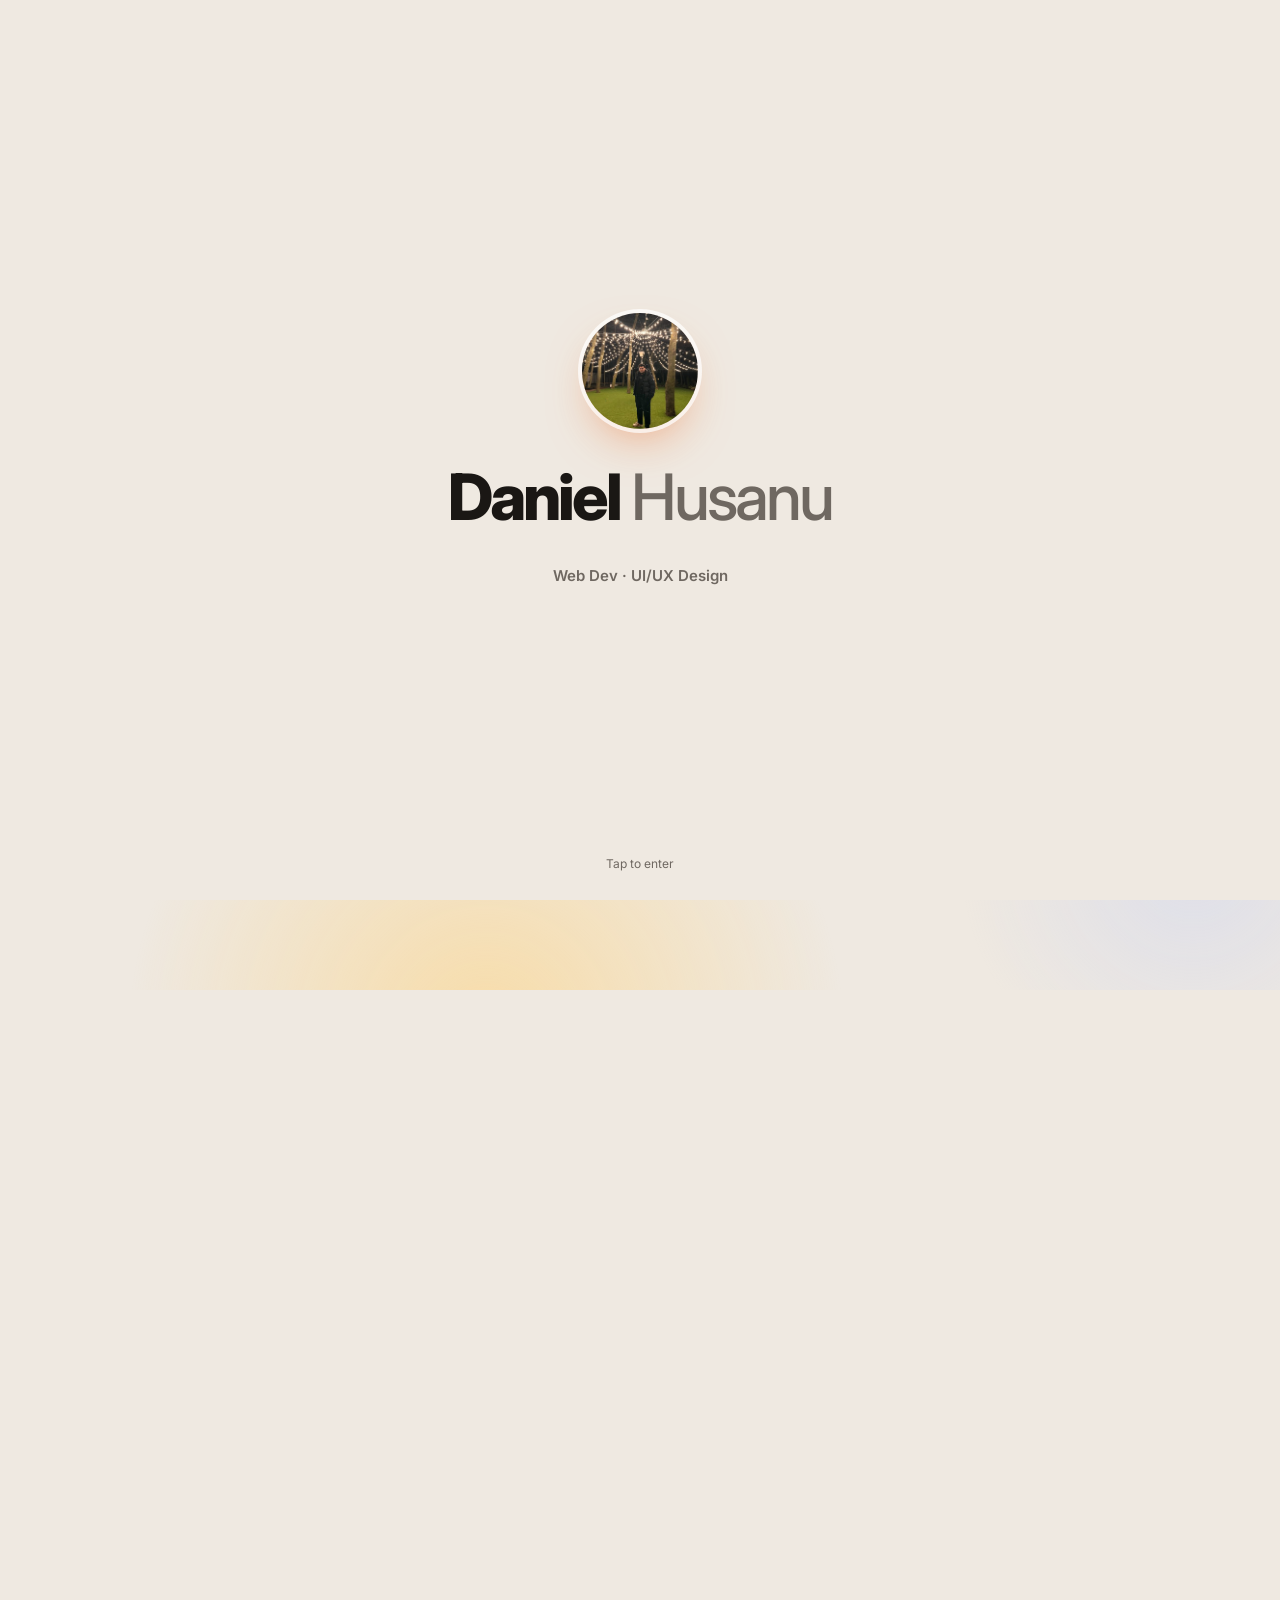
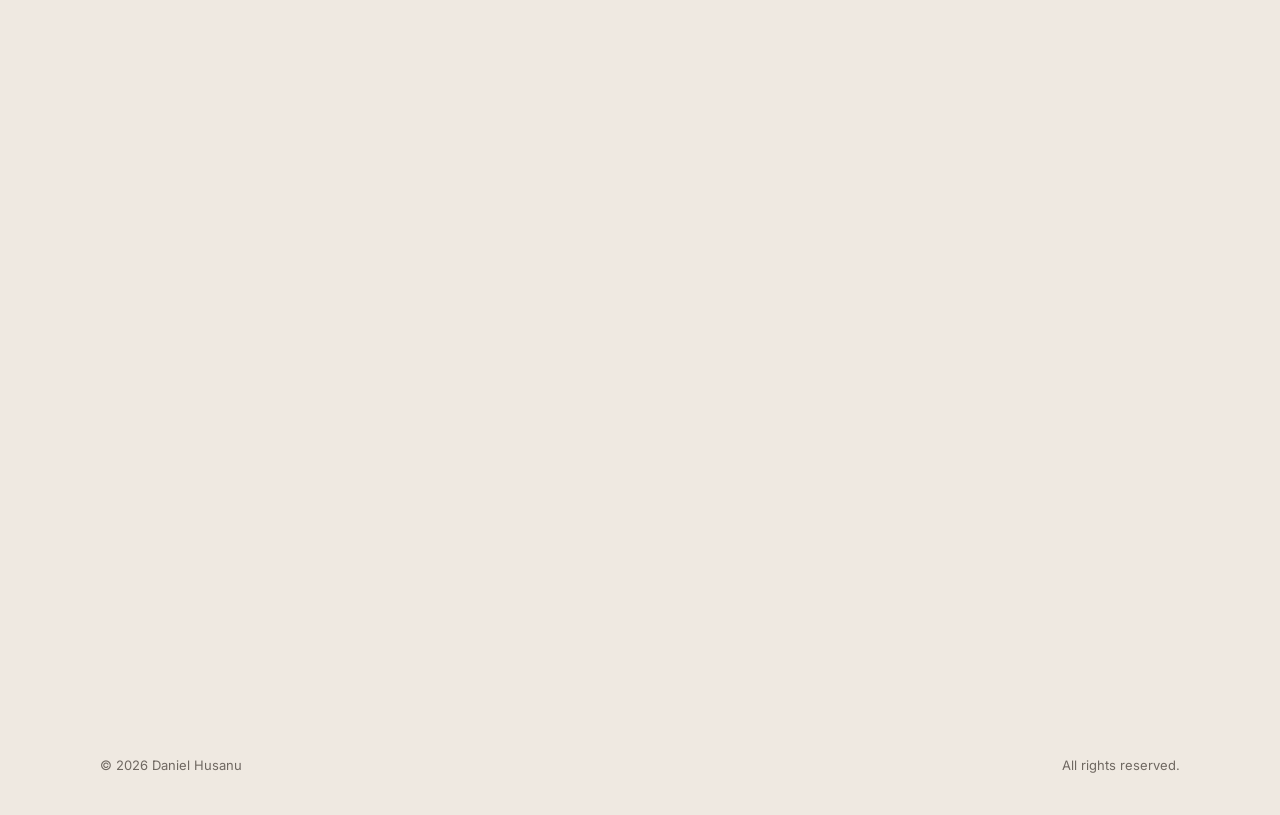
<file: index.html>
<!doctype html>
<html lang="ro">
<head>
<meta charset="utf-8">
<meta name="viewport" content="width=device-width, initial-scale=1, viewport-fit=cover">
<meta name="theme-color" content="#efe9e1">
<title>Daniel Husanu – Web Dev · UI/UX Design</title>
<meta name="description" content="Husanu Daniel (Daniel Husanu): CV și portofoliu. Web development, UI/UX design, experiență în certificare digitală și operațiuni. Proiecte, parcurs și date de contact.">
<link rel="canonical" href="https://husanudaniel.ro/">
<link rel="alternate" hreflang="ro" href="https://husanudaniel.ro/">
<link rel="alternate" hreflang="en" href="https://husanudaniel.ro/?lang=en">
<link rel="alternate" hreflang="x-default" href="https://husanudaniel.ro/">
<link rel="icon" type="image/png" href="assets/favicon.png">
<link rel="apple-touch-icon" href="assets/apple-touch-icon.png">

<!-- Link previews (WhatsApp, LinkedIn, Facebook, iMessage, X) -->
<meta property="og:type" content="profile">
<meta property="og:site_name" content="Daniel Husanu">
<meta property="og:locale" content="ro_RO">
<meta property="og:locale:alternate" content="en_US">
<meta property="og:url" content="https://husanudaniel.ro/">
<meta property="og:title" content="Daniel Husanu – Web Dev · UI/UX Design">
<meta property="og:description" content="Husanu Daniel – CV, proiecte și parcurs profesional. Web development, UI/UX design, certificare digitală.">
<meta property="og:image" content="https://husanudaniel.ro/assets/og-image.jpg">
<meta property="og:image:width" content="1200">
<meta property="og:image:height" content="630">
<meta property="og:image:alt" content="Daniel Husanu – Web Dev · UI/UX Design">
<meta property="profile:first_name" content="Daniel">
<meta property="profile:last_name" content="Husanu">
<meta name="twitter:card" content="summary_large_image">
<meta name="twitter:title" content="Daniel Husanu – Web Dev · UI/UX Design">
<meta name="twitter:description" content="CV, proiecte și parcurs profesional.">
<meta name="twitter:image" content="https://husanudaniel.ro/assets/og-image.jpg">

<!-- Structured data for Google -->
<script type="application/ld+json">
{
  "@context": "https://schema.org",
  "@type": "ProfilePage",
  "url": "https://husanudaniel.ro/",
  "inLanguage": ["ro", "en"],
  "mainEntity": {
    "@type": "Person",
    "@id": "https://husanudaniel.ro/#daniel",
    "name": "Daniel Husanu",
    "alternateName": ["Husanu Daniel"],
    "givenName": "Daniel",
    "familyName": "Husanu",
    "jobTitle": "Web Developer · UI/UX Designer",
    "description": "Web developer și student la Informatică Managerială, cu experiență în certificare digitală, operațiuni și relația cu clienții.",
    "url": "https://husanudaniel.ro/",
    "image": "https://husanudaniel.ro/assets/og-image.jpg",
    "address": { "@type": "PostalAddress", "addressLocality": "București", "addressCountry": "RO" },
    "worksFor": { "@type": "Organization", "name": "AlfaTrust Certification – Alfasign", "url": "https://alfasign.ro" },
    "alumniOf": { "@type": "CollegeOrUniversity", "name": "Universitatea Româno-Americană", "url": "https://www.rau.ro" },
    "knowsAbout": ["Web development", "UI/UX design", "HTML & CSS", "JavaScript", "Certificate digitale calificate", "Semnătură electronică calificată", "eIDAS"],
    "knowsLanguage": ["ro", "en"],
    "sameAs": ["https://www.instagram.com/danielhusanuu"]
  }
}
</script>
<link rel="preconnect" href="https://fonts.googleapis.com"><link rel="preconnect" href="https://fonts.gstatic.com" crossorigin>
<link href="https://fonts.googleapis.com/css2?family=Inter:wght@400;500;600;700;800&display=swap" rel="stylesheet">
<script>(function(){var t=null;try{t=localStorage.getItem("theme")}catch(e){}if(t!=="light"&&t!=="dark")t=matchMedia("(prefers-color-scheme: dark)").matches?"dark":"light";document.documentElement.setAttribute("data-theme",t)})()</script>
<link rel="stylesheet" href="site/glass.css">
<link rel="stylesheet" href="site/wow.css">
<link rel="stylesheet" href="site/more.css">
<style>
/* 12-column desktop, 6-column phone: every row is made of tiles of equal height */
.grid { display: grid; grid-template-columns: repeat(12, 1fr); gap: 14px; }
.profile { grid-column: span 6; display: flex; flex-direction: column; justify-content: center; }
.photo { grid-column: span 3; }
.now { grid-column: span 3; justify-content: space-between; }
.num { grid-column: span 2; display: flex; flex-direction: column; justify-content: space-between; min-height: 150px; }
.soc { grid-column: span 3; min-height: 150px; }
.xp { grid-column: span 12; }
.xp ol { columns: 2; column-gap: 28px; }
.xp > ol > li { break-inside: avoid; }
.contact { grid-column: span 12; }
.contact .rows { grid-template-columns: 1fr; }

/* ---------- Despre / Competențe: one tile, two swipeable pages ---------- */
.swipe { grid-column: span 12; padding: 18px 0 20px; contain: none; }
.sw-head { display: flex; align-items: center; justify-content: space-between; gap: 12px; padding: 0 22px 14px; }
.seg { position: relative; display: grid; grid-template-columns: 1fr 1fr; padding: 4px; border-radius: 999px; min-width: 250px;
  background: rgba(255, 255, 255, .4); box-shadow: inset 0 1px 2px rgba(70, 40, 15, .12), inset 0 0 0 1px rgba(255, 255, 255, .5); }
.seg button { position: relative; z-index: 1; height: 38px; border: 0; background: none; cursor: pointer; font: 600 14px "Inter", sans-serif; color: var(--muted); transition: color .3s; }
.seg button.on { color: var(--text); }
.seg .ind { will-change: transform; position: absolute; z-index: 0; top: 4px; bottom: 4px; left: 4px; width: calc(50% - 4px); border-radius: 999px;
  background: rgba(255, 255, 255, .9); box-shadow: inset 0 1px 0 #fff, 0 4px 14px -6px rgba(70, 40, 15, .4); transform: translateX(calc(var(--p, 0) * 100%)); }
.sw-hint { font-size: 12.5px; color: var(--muted); display: flex; align-items: center; gap: 6px; }
.sw-hint svg { width: 16px; height: 16px; animation: nudge 2.4s var(--ease) infinite; }
@keyframes nudge { 0%, 60%, 100% { transform: none; } 30% { transform: translateX(5px); } }
.sw-track { display: flex; overflow-x: auto; overflow-y: hidden; scroll-snap-type: x mandatory; touch-action: pan-x pan-y; scrollbar-width: none; overscroll-behavior-x: contain; align-items: flex-start; transition: height .4s var(--out); -webkit-overflow-scrolling: touch; }
.sw-track::-webkit-scrollbar { display: none; }
.sw-page { flex: 0 0 100%; scroll-snap-align: start; scroll-snap-stop: always; padding: 0 22px; min-width: 0; }
.sw-page.about p { margin: 0 0 12px; color: var(--muted); }
.sw-page.about p:first-child { color: var(--text); font-size: 21px; line-height: 1.35; letter-spacing: -.015em; font-weight: 600; column-span: all; }
.sw-page.skills .grps { display: grid; grid-template-columns: repeat(3, 1fr); gap: 18px; }
.sw-page.skills h5 { margin: 0 0 8px; font-size: 13px; color: var(--muted); font-weight: 600; }
.sw-dots { display: flex; justify-content: center; gap: 6px; margin-top: 16px; }
.sw-dots i { width: 7px; height: 7px; border-radius: 9px; background: rgba(26, 23, 20, .18); transition: width .4s var(--ease), background .3s; }
.sw-dots i.on { width: 22px; background: var(--accent); }
@media (min-width: 901px) { .sw-page.about .txt { columns: 2; column-gap: 32px; } }

/* ---------- Projects: 3D coverflow ---------- */
.cf { grid-column: span 12; padding: 22px 0 18px; overflow: hidden; }
.cf-head { display: flex; align-items: center; justify-content: space-between; padding: 0 22px; }
.cf-head .label { margin: 0; }
.cf-ctrl { display: flex; align-items: center; gap: 8px; }
.cf-ctrl .count { font-size: 13px; font-weight: 600; color: var(--muted); font-variant-numeric: tabular-nums; margin-right: 4px; }
.cf-ctrl .count b { color: var(--text); }
.cf-ctrl .btn { width: 40px; padding: 0; }
.cf-stage { position: relative; perspective: 1400px; contain: layout; margin-top: 14px; touch-action: pan-y; user-select: none; -webkit-user-select: none; cursor: grab; transition: height .4s var(--ease); }
.cf-stage:active { cursor: grabbing; }
.cf-card { position: absolute; top: 0; left: 50%; width: min(76vw, 460px); margin-left: calc(min(76vw, 460px) / -2);
  will-change: transform, opacity; backface-visibility: hidden; transition: transform .55s var(--out), opacity .4s var(--out); }
.cf-stage.dragging .cf-card { transition: none; }
.cf-card .proj { background: linear-gradient(140deg, rgba(255, 255, 255, .94), rgba(255, 255, 255, .8)); }
[data-theme="dark"] .cf-card .proj { background: linear-gradient(140deg, rgba(44, 38, 33, .97), rgba(32, 28, 24, .95)); }
[data-theme="dark"] .seg { background: rgba(255, 255, 255, .06); box-shadow: inset 0 1px 2px rgba(0, 0, 0, .4), inset 0 0 0 1px rgba(255, 255, 255, .06); }
[data-theme="dark"] .seg .ind { background: rgba(255, 255, 255, .16); box-shadow: inset 0 1px 0 rgba(255, 255, 255, .2); }
[data-theme="dark"] .sw-dots i, [data-theme="dark"] .cf-dots button { background: rgba(255, 255, 255, .2); }
[data-theme="dark"] .sw-dots i.on, [data-theme="dark"] .cf-dots button.on { background: var(--accent); }
.cf-card.side .proj { box-shadow: var(--glass-shadow); }
.cf-card .proj { cursor: pointer; }
.cf-card.center .proj { box-shadow: var(--glass-shadow), 0 30px 60px -28px rgba(70, 40, 15, .55); }
.cf-card .tap { position: absolute; left: 50%; bottom: -34px; transform: translateX(-50%); font-size: 12.5px; color: var(--muted); white-space: nowrap; opacity: 0; transition: opacity .3s; }
.cf-card.center .tap { opacity: 1; }
.cf-dots { display: flex; justify-content: center; gap: 6px; margin-top: 46px; }
.cf-dots button { width: 8px; height: 8px; padding: 0; border: 0; border-radius: 9px; cursor: pointer; background: rgba(26, 23, 20, .18); transition: width .4s var(--ease), background .3s; }
.cf-dots button.on { width: 26px; background: var(--accent); }

@media (max-width: 900px) {
  .grid { grid-template-columns: repeat(6, 1fr); gap: 10px; }
  .profile { grid-column: span 6; }
  .photo { grid-column: span 3; min-height: 230px; }
  .now { grid-column: span 3; }
  .num { grid-column: span 2; min-height: 118px; padding: 16px; }
  .num strong { font-size: 38px; }
  .num span { font-size: 12px; }
  .soc { grid-column: span 3; min-height: 118px; padding: 16px; }
  .swipe, .cf, .xp, .contact { grid-column: span 6; }
  .xp ol { columns: 1; }
  .contact .rows { grid-template-columns: 1fr; }
  .t { padding: 18px; } :root { --r: 26px; }
  .now h3 { font-size: 16px; }
  .swipe { padding: 16px 0 18px; }
  .sw-head { padding: 0 18px 12px; } .sw-page { padding: 0 18px; }
  .seg { min-width: 0; flex: 1; }
  .sw-hint { display: none; }
  .sw-page.skills .grps { grid-template-columns: 1fr; gap: 14px; }
  .sw-page.about p:first-child { font-size: 19px; }
  .cf-head { padding: 0 18px; }
  .cf-card { width: 74vw; margin-left: -37vw; }
}
@media (prefers-reduced-motion: reduce) { .cf-card, .sw-track { transition: none !important; } }
</style>
</head>
<body>
<div class="wrap" id="root">
  <noscript>
    <h1>Daniel Husanu</h1>
    <p>Husanu Daniel – Web Dev · UI/UX Design – web developer și student la Informatică Managerială, cu experiență în certificare digitală, operațiuni și relația cu clienții. București, România.</p>
    <p><a href="assets/cv/Daniel-Husanu-CV-RO.pdf">CV (PDF, română)</a> · <a href="assets/cv/Daniel-Husanu-CV-EN.pdf">CV (PDF, English)</a> · <a href="https://www.instagram.com/danielhusanuu">Instagram</a></p>
  </noscript>
</div>
<script src="site/shared.js"></script>
<script src="site/glass.js"></script>
<script src="site/wow.js"></script>
<script src="site/more.js"></script>
<script>
(function () {
  var C = CV, G = GLASS, I = C.I, e = C.esc, L = G.L, root = document.getElementById("root");
  var base, en, ac = null, lang;

  // Romanian unless the visitor clearly isn't in/from Romania; a choice made with the button wins (?lang= too)
  function pickLang() {
    var q = (location.search.match(/[?&]lang=(ro|en)\b/) || [])[1]; if (q) return q;
    var s = null; try { s = localStorage.getItem("lang"); } catch (err) {}
    if (s === "ro" || s === "en") return s;
    var tz = ""; try { tz = Intl.DateTimeFormat().resolvedOptions().timeZone || ""; } catch (err) {}
    var langs = navigator.languages && navigator.languages.length ? navigator.languages : [navigator.language || ""];
    return /^Europe\/(Bucharest|Chisinau)$/.test(tz) || [].some.call(langs, function (l) { return /^ro\b/i.test(l); }) ? "ro" : "en";
  }

  function render(l) {
    lang = l; G.setLang(l);
    if (ac) ac.abort();
    ac = new AbortController();
    var sig = ac.signal, c = C.visible(l === "en" ? C.merge(base, en) : base);
    var t = G.tiles(c), projects = C.list(c.projects);
    t.cvUrl = "assets/cv/Daniel-Husanu-CV-" + l.toUpperCase() + ".pdf";

    var swipe = '<section class="glass swipe" id="despre" data-in>' +
      '<div class="sw-head"><div class="seg" id="seg"><button class="on" data-pg="0">' + L("about") + '</button><button data-pg="1">' + L("skills") + '</button><span class="ind"></span></div>' +
      '<span class="sw-hint">' + L("swipe") + ' ' + I.right + '</span></div>' +
      '<div class="sw-track" id="swTrack">' +
        '<div class="sw-page about"><div class="txt">' + C.paragraphs(c.about) + '</div></div>' +
        '<div class="sw-page skills"><div class="grps">' + C.list(c.skills).map(function (g) {
          return '<div><h5>' + e(g.group) + '</h5><div class="chips">' + C.list(g.items).map(function (s) { return "<span>" + e(s) + "</span>"; }).join("") + '</div></div>';
        }).join("") + '</div></div>' +
      '</div><div class="sw-dots" id="swDots"><i class="on"></i><i></i></div></section>';

    var cards = projects.map(function (_, i) {
      // the coverflow handles taps itself, so the card is not a generic [data-p] trigger
      return '<div class="cf-card" data-cf="' + i + '">' + t.project(i).replace(/ data-p="\d+"/, "").replace(" press ", " ").replace(" data-in", "") +
        '<span class="tap">' + L("tap") + '</span></div>';
    }).join("");
    var cf = projects.length ? '<section class="glass cf" id="proiecte" data-in><div class="cf-head"><p class="label"><b></b>' + L("projects") + '</p>' +
      '<div class="cf-ctrl"><span class="count" id="cfCount"></span><button class="btn" data-cfdir="-1" aria-label="' + L("prev") + '">‹</button><button class="btn" data-cfdir="1" aria-label="' + L("next") + '">›</button></div></div>' +
      '<div class="cf-stage" id="cfStage">' + cards + '</div><div class="cf-dots" id="cfDots">' +
      projects.map(function (_, i) { return '<button aria-label="' + L("project") + ' ' + (i + 1) + '"></button>'; }).join("") + '</div></section>' : "";

    root.innerHTML = t.bar() + '<main class="grid">' +
      t.profile() + t.photo() + t.now() +
      t.stat(0) + t.stat(1) + t.stat(2) + t.socials() +
      swipe + cf + t.xp() + MORE.quotes(c) + t.contact("", MORE.form()) + '</main>' + t.foot(c.footer || "");
    G.wire(root, c);
    MORE.wireForm(root, c);
    seo(c, l);
    var wow = WOW.mount(root, c, sig, l);
    mountSwipe(sig, wow);
    mountCoverflow(sig, wow, projects);
  }

  // title + description follow the language (Google renders the page, so the English version gets its own snippet)
  function seo(c, l) {
    var p = c.profile || {};
    document.title = p.name + " – " + p.title;
    var d = document.querySelector('meta[name="description"]');
    if (d && !d._ro) d._ro = d.getAttribute("content");
    if (d) d.setAttribute("content", l === "en" ? "CV and portfolio of " + p.name + ": " + p.tagline : d._ro);
    var can = document.querySelector('link[rel="canonical"]');
    if (can) can.setAttribute("href", "https://husanudaniel.ro/" + (l === "en" ? "?lang=en" : ""));
  }

  /* ---------- swipe pages: Despre / Competențe ---------- */
  function mountSwipe(sig, wow) {
    var track = document.getElementById("swTrack"), seg = document.getElementById("seg"), pages = track.children, dots = document.getElementById("swDots").children, pg = 0;
    var settleTimer, swQueued = false;
    function heights() { return [].map.call(pages, function (x) { return x.offsetHeight; }); }
    // While a swipe is in progress the tile keeps the taller of the two pages in view,
    // so nothing gets clipped; it only shrinks/grows to the active page once the swipe has settled.
    function setHeight(px) { if (track.style.height !== px + "px") track.style.height = px + "px"; }
    function settle() {
      var f = track.scrollLeft / track.clientWidth, i = Math.round(f);
      track.scrollTop = 0;
      if (Math.abs(f - i) > .02) return; // finger still holding the page mid-way: keep both pages fully visible
      setHeight(heights()[i]);
    }
    function onSwipe() {
      swQueued = false;
      var f = Math.max(0, Math.min(pages.length - 1, track.scrollLeft / track.clientWidth));
      seg.style.setProperty("--p", f);
      var h = heights(), lo = Math.floor(f), hi = Math.ceil(f);
      setHeight(Math.max(h[lo], h[hi]));
      var now = Math.round(f);
      if (now !== pg) {
        pg = now;
        seg.querySelectorAll("button").forEach(function (b, i) { b.classList.toggle("on", i === pg); });
        [].forEach.call(dots, function (d, i) { d.classList.toggle("on", i === pg); });
        wow.page(pg);
      }
      clearTimeout(settleTimer); settleTimer = setTimeout(settle, 140);
    }
    track.addEventListener("scroll", function () { if (!swQueued) { swQueued = true; requestAnimationFrame(onSwipe); } }, { passive: true });
    if ("onscrollend" in window) track.addEventListener("scrollend", function () { clearTimeout(settleTimer); settle(); });
    seg.addEventListener("click", function (ev) {
      var b = ev.target.closest("[data-pg]"); if (!b) return;
      track.scrollTo({ left: +b.getAttribute("data-pg") * track.clientWidth, behavior: "smooth" });
    });
    addEventListener("resize", settle, { signal: sig }); addEventListener("load", settle, { signal: sig }); settle();
  }

  /* ---------- projects: 3D coverflow ---------- */
  function mountCoverflow(sig, wow, projects) {
    var stage = document.getElementById("cfStage");
    if (!stage) return;
    var items = [].slice.call(stage.children), n = items.length, cur = 0, drag = 0, loop = n >= 3;
    var cdots = [].slice.call(document.getElementById("cfDots").children), count = document.getElementById("cfCount"), last = null;
    function off(i) {
      var d = i - cur;
      if (loop) { if (d > n / 2) d -= n; if (d < -n / 2) d += n; }
      return d - drag;
    }
    function render() {
      var narrow = innerWidth <= 900;
      items.forEach(function (el, i) {
        var d = off(i), a = Math.abs(d);
        var x = d * (narrow ? 64 : 58), s = 1 - Math.min(a, 2) * .14, r = -Math.max(-1.5, Math.min(1.5, d)) * 22;
        el.style.transform = "translate3d(" + x + "%, 0, " + (-a * 80) + "px) rotateY(" + r + "deg) scale(" + s + ")";
        el.style.opacity = a > 1.6 ? 0 : 1 - a * .42;
        el.style.zIndex = 100 - Math.round(a * 10);
        el.style.pointerEvents = a > 1.6 ? "none" : "auto";
        el.classList.toggle("center", a < .5);
        el.classList.toggle("side", a >= .5);
      });
      if (last === cur) return; last = cur;
      cdots.forEach(function (d, i) { d.classList.toggle("on", i === cur); });
      count.innerHTML = "<b>" + String(cur + 1).padStart(2, "0") + "</b> / " + String(n).padStart(2, "0");
      root.querySelectorAll("[data-cfdir]").forEach(function (b) { b.disabled = !loop && ((+b.getAttribute("data-cfdir") < 0 && cur === 0) || (+b.getAttribute("data-cfdir") > 0 && cur === n - 1)); });
    }
    function go(i) { cur = loop ? (i + n) % n : Math.max(0, Math.min(n - 1, i)); drag = 0; render(); }
    function fitStage() { stage.style.height = Math.max.apply(null, items.map(function (el) { return el.offsetHeight; })) + "px"; }

    var x0 = null, moved = 0, w = 1, auto, cfQueued = false;
    stage.addEventListener("pointerdown", function (ev) { x0 = ev.clientX; moved = 0; w = items[cur].offsetWidth * .6; stage.classList.add("dragging"); stopAuto(); });
    addEventListener("pointermove", function (ev) {
      if (x0 === null) return;
      var dx = ev.clientX - x0; moved = Math.max(moved, Math.abs(dx));
      drag = -dx / w;
      if (!loop) drag = Math.max(-cur - .3, Math.min(n - 1 - cur + .3, drag));
      if (!cfQueued) { cfQueued = true; requestAnimationFrame(function () { cfQueued = false; render(); }); }
    }, { passive: true, signal: sig });
    function end() {
      if (x0 === null) return;
      x0 = null; stage.classList.remove("dragging");
      var step = Math.round(drag); if (step === 0 && Math.abs(drag) > .18) step = drag > 0 ? 1 : -1;
      go(cur + step);
    }
    addEventListener("pointerup", end, { signal: sig }); addEventListener("pointercancel", end, { signal: sig });
    stage.addEventListener("click", function (ev) {
      if (moved > 6) return;
      var card = ev.target.closest("[data-cf]"); if (!card) return;
      var i = +card.getAttribute("data-cf");
      if (i === cur) wow.openProject(card.querySelector(".proj"), projects[i]); else go(i);
    });
    root.querySelectorAll("[data-cfdir]").forEach(function (b) { b.onclick = function () { stopAuto(); go(cur + +b.getAttribute("data-cfdir")); }; });
    cdots.forEach(function (d, i) { d.onclick = function () { stopAuto(); go(i); }; });
    stage.addEventListener("keydown", function (ev) { if (ev.key === "ArrowRight") go(cur + 1); if (ev.key === "ArrowLeft") go(cur - 1); if (ev.key === "Enter") wow.openProject(items[cur].querySelector(".proj"), projects[cur]); });
    stage.tabIndex = 0;

    // gentle autoplay until the visitor touches the carousel
    function stopAuto() { clearInterval(auto); auto = null; }
    if (n > 1 && !matchMedia("(prefers-reduced-motion: reduce)").matches) {
      var seen = new IntersectionObserver(function (en) {
        en.forEach(function (x) {
          if (x.isIntersecting && auto === undefined) auto = setInterval(function () { if (!document.hidden) go(loop ? cur + 1 : (cur + 1) % n); }, 4500);
          if (!x.isIntersecting && auto) { clearInterval(auto); auto = undefined; }
        });
      }, { threshold: .5 });
      seen.observe(stage);
      sig.addEventListener("abort", function () { seen.disconnect(); clearInterval(auto); });
    }
    addEventListener("resize", function () { fitStage(); render(); }, { signal: sig });
    addEventListener("load", fitStage, { signal: sig });
    stage.querySelectorAll("img").forEach(function (img) { img.addEventListener("load", fitStage); });
    render(); fitStage();
  }

  /* ---------- RO / EN ---------- */
  G.onLang = function (l) {
    try { localStorage.setItem("lang", l); } catch (err) {}
    var y = scrollY;
    root.classList.add("swap-out");
    setTimeout(function () {
      render(l); scrollTo(0, y);
      requestAnimationFrame(function () { requestAnimationFrame(function () { root.classList.remove("swap-out"); }); });
    }, 230);
  };

  C.loadBoth().then(function (r) {
    base = r[0]; en = r[1];
    var l = pickLang(), c0 = C.visible(l === "en" ? C.merge(base, en) : base);
    G.setLang(l);
    WOW.init(c0, { noIntro: MORE.cardMode });
    render(l);
    if (MORE.cardMode) MORE.card(c0);
    MORE.stats(base.analytics && base.analytics.goatcounter);
  });
})();
</script>
</body>
</html>
</file>
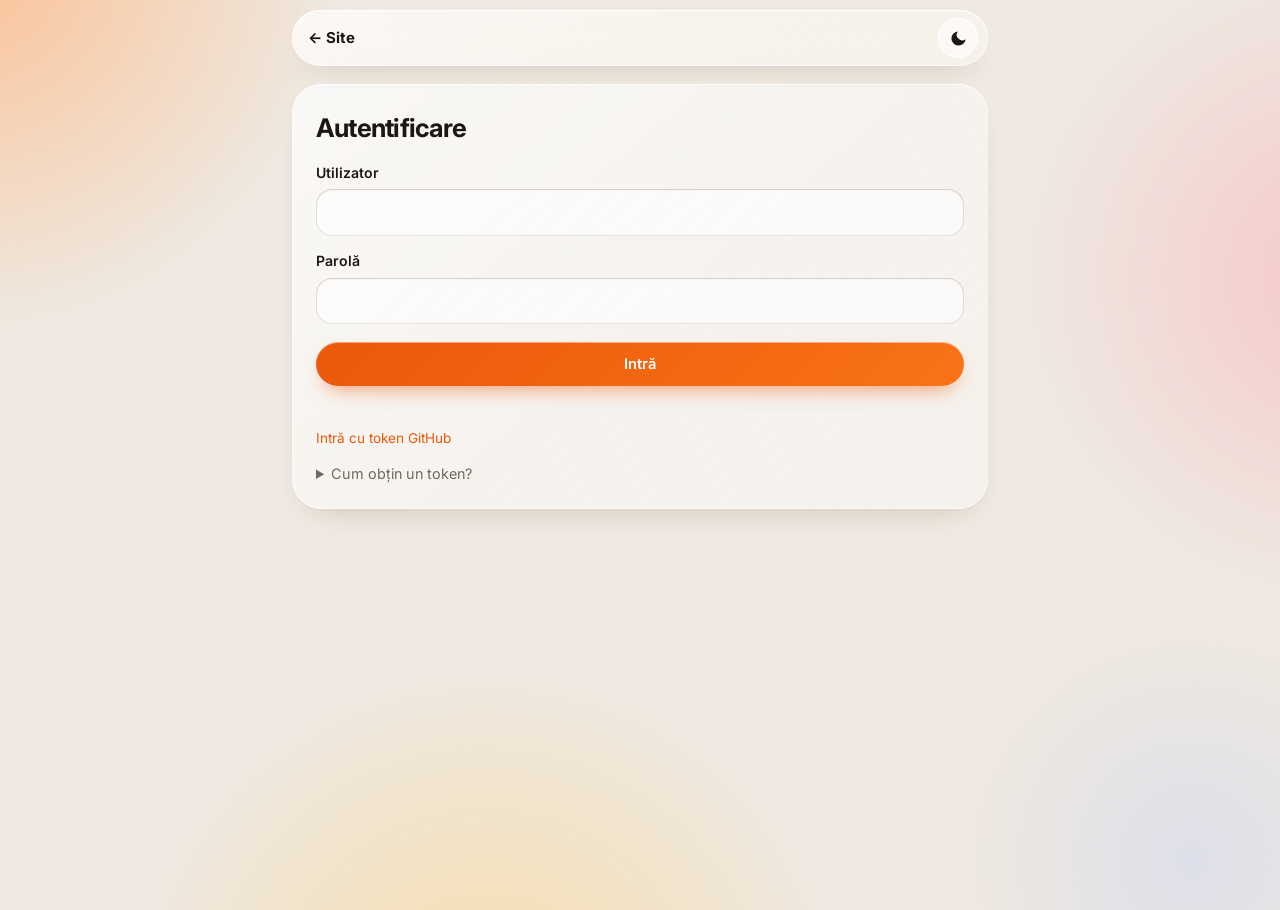
<file: admin/index.html>
<!doctype html>
<html lang="ro">
<head>
  <meta charset="utf-8">
  <meta name="viewport" content="width=device-width, initial-scale=1">
  <meta name="robots" content="noindex, nofollow">
  <title>Editare site</title>
  <link rel="icon" href="../assets/avatar.svg">
  <meta name="theme-color" content="#efe9e1">
  <link href="https://fonts.googleapis.com/css2?family=Inter:wght@400;500;600;700;800&display=swap" rel="stylesheet">
  <script>(function(){var t=null;try{t=localStorage.getItem("theme")}catch(e){}if(t!=="light"&&t!=="dark")t=matchMedia("(prefers-color-scheme: dark)").matches?"dark":"light";document.documentElement.setAttribute("data-theme",t)})()</script>
  <link rel="stylesheet" href="../site/glass.css">
  <link rel="stylesheet" href="admin.css">
</head>
<body>
  <div class="blobs" aria-hidden="true"><i></i><i></i><i></i><i></i></div>
  <header class="topbar">
    <nav class="nav">
      <a href="../" class="brand">← Site</a>
      <span class="muted small" id="who"></span>
      <button class="theme-btn" id="themeBtn" type="button" aria-label="Schimbă tema (luminoasă / întunecată)">
        <svg class="moon" viewBox="0 0 24 24"><path d="M21 12.8A9 9 0 1 1 11.2 3a7 7 0 0 0 9.8 9.8z"/></svg>
        <svg class="sun" viewBox="0 0 24 24"><circle cx="12" cy="12" r="4.5"/><path d="M12 1.5v3M12 19.5v3M4.2 4.2l2.1 2.1M17.7 17.7l2.1 2.1M1.5 12h3M19.5 12h3M4.2 19.8l2.1-2.1M17.7 6.3l2.1-2.1" stroke="currentColor" stroke-width="2" stroke-linecap="round" fill="none"/></svg>
      </button>
      <button class="btn small-btn" id="logout" hidden>Ieșire</button>
    </nav>
  </header>

  <main class="admin">
    <!-- Login -->
    <section id="loginView" class="card panel" hidden>
      <h1>Autentificare</h1>
      <form id="passForm" hidden>
        <label>Utilizator
          <input id="user" autocomplete="username" autocapitalize="none" required>
        </label>
        <label>Parolă
          <input type="password" id="pass" autocomplete="current-password" required>
        </label>
        <button class="btn primary wide" type="submit">Intră</button>
        <p class="error" id="passError"></p>
        <p class="small"><a href="#" id="useToken">Intră cu token GitHub</a></p>
      </form>
      <form id="loginForm">
        <p class="muted">Introdu tokenul GitHub care are drept de scriere doar pe acest repo. Se păstrează doar pe acest dispozitiv.</p>
        <label>Token GitHub
          <input type="password" id="token" autocomplete="current-password" required placeholder="github_pat_…">
        </label>
        <details class="advanced">
          <summary>Setări avansate</summary>
          <label>Proprietar repo <input id="owner"></label>
          <label>Repo <input id="repo"></label>
          <label>Branch <input id="branch"></label>
        </details>
        <button class="btn primary wide" type="submit">Intră</button>
        <p class="error" id="loginError"></p>
      </form>
      <details class="help">
        <summary>Cum obțin un token?</summary>
        <ol>
          <li>Deschide <a href="https://github.com/settings/personal-access-tokens/new" target="_blank" rel="noopener">GitHub → Fine-grained tokens</a>.</li>
          <li>La <b>Repository access</b> alege <i>Only select repositories</i> și selectează acest repo.</li>
          <li>La <b>Permissions → Contents</b> alege <i>Read and write</i>.</li>
          <li>Generează tokenul și lipește-l aici.</li>
        </ol>
      </details>
    </section>

    <!-- Editor -->
    <section id="editorView" hidden>
      <div class="tabs" id="tabs" role="tablist">
        <button type="button" role="tab" data-tab="dash" class="on">Panou</button>
        <button type="button" role="tab" data-tab="content">Conținut</button>
        <button type="button" role="tab" data-tab="account">Cont</button>
      </div>
      <div id="tab-dash" class="tabpanel"></div>
      <div id="tab-content" class="tabpanel" hidden><div id="form"></div></div>
      <div id="tab-account" class="tabpanel" hidden>
      <details class="card group" open>
        <summary>Utilizator și parolă</summary>
        <p class="muted small">Setează un utilizator și o parolă ca să intri fără token. Tokenul curent se salvează criptat în repo (<code>admin/auth.json</code>) și poate fi deblocat doar cu aceste date. Folosește o parolă lungă, pe care n-o mai folosești în altă parte.</p>
        <form id="credForm">
          <label>Utilizator <input id="newUser" autocomplete="username" autocapitalize="none" required></label>
          <label>Parolă nouă <input type="password" id="newPass" autocomplete="new-password" minlength="8" required></label>
          <label>Repetă parola <input type="password" id="newPass2" autocomplete="new-password" required></label>
          <button class="btn primary wide" type="submit">Salvează datele de login</button>
          <p class="small" id="credMsg"></p>
        </form>
      </details>
      </div>
    </section>
  </main>

  <div class="savebar" id="savebar" hidden>
    <span id="status" class="muted small">Nicio modificare</span>
    <button class="btn" id="reload">Reîncarcă</button>
    <button class="btn primary" id="save" disabled>Salvează</button>
  </div>

  <script src="admin.js"></script>
  <script src="dash.js"></script>
</body>
</html>
</file>
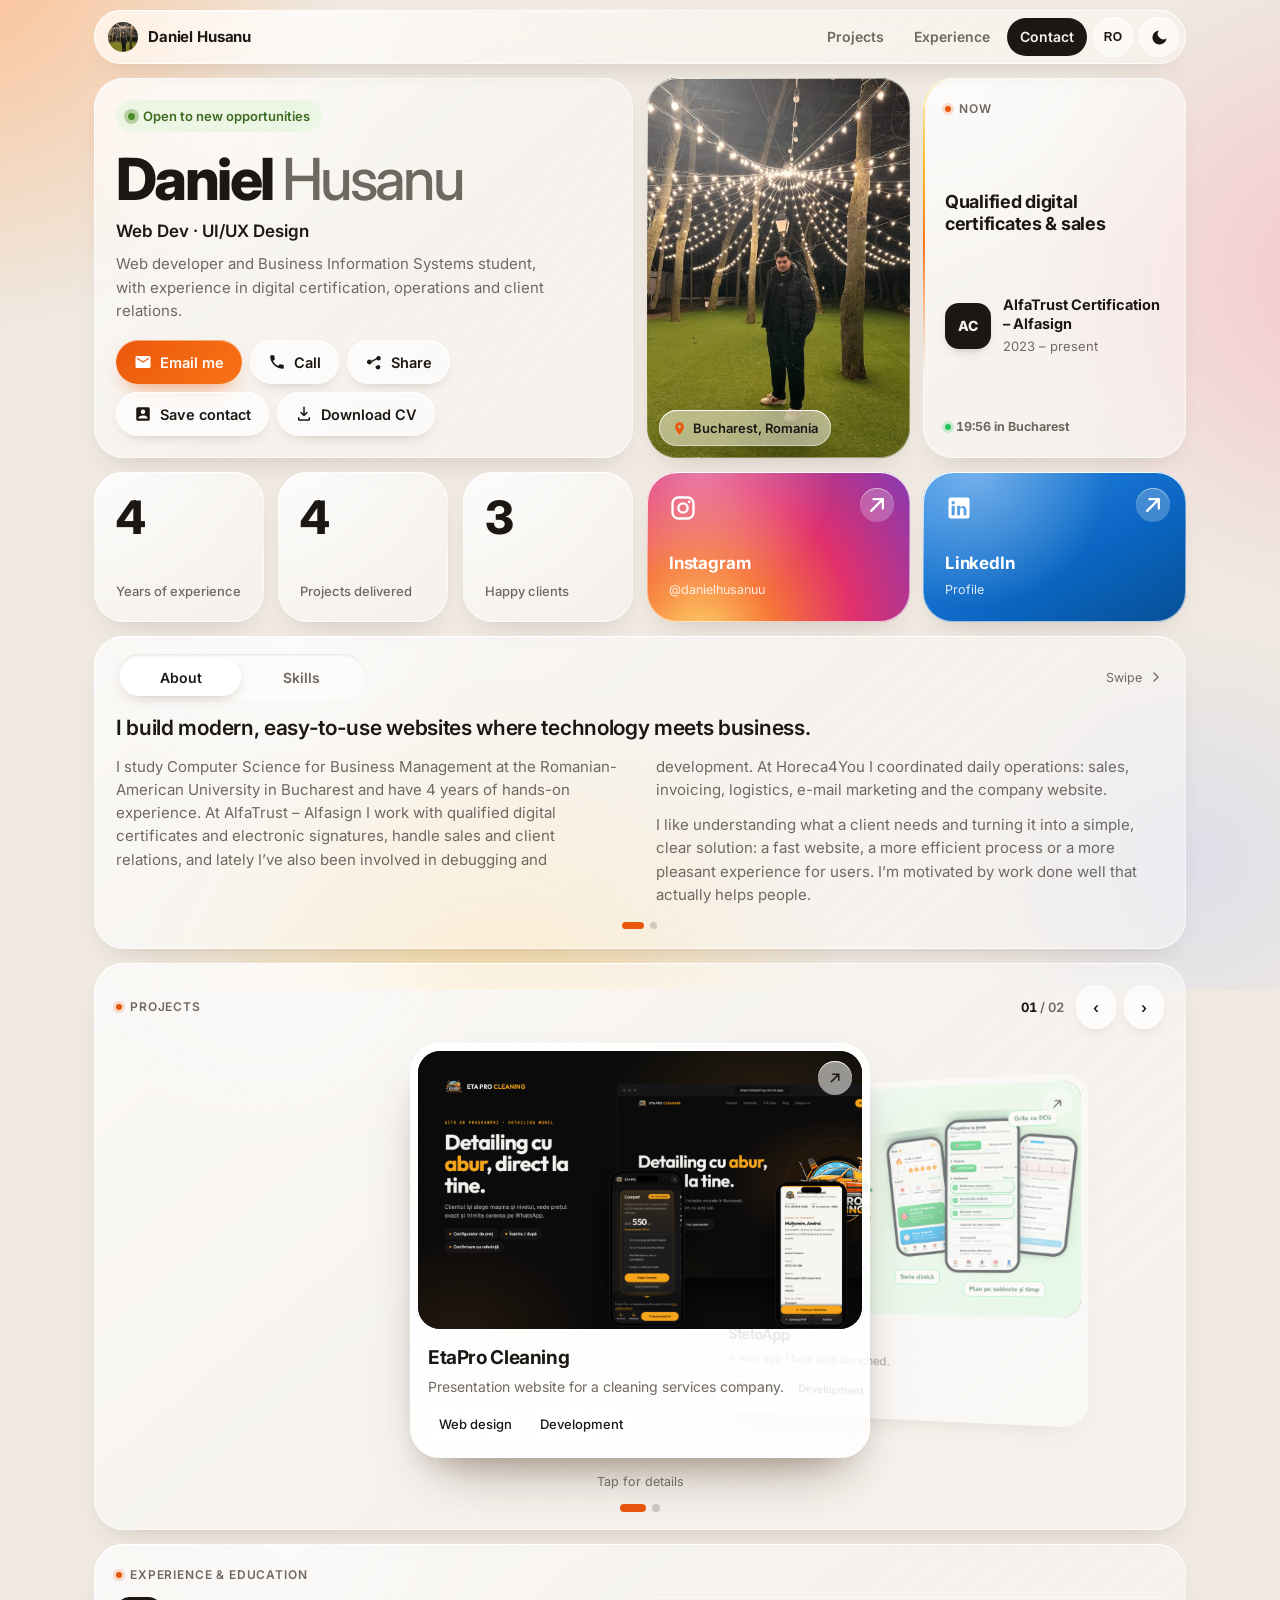
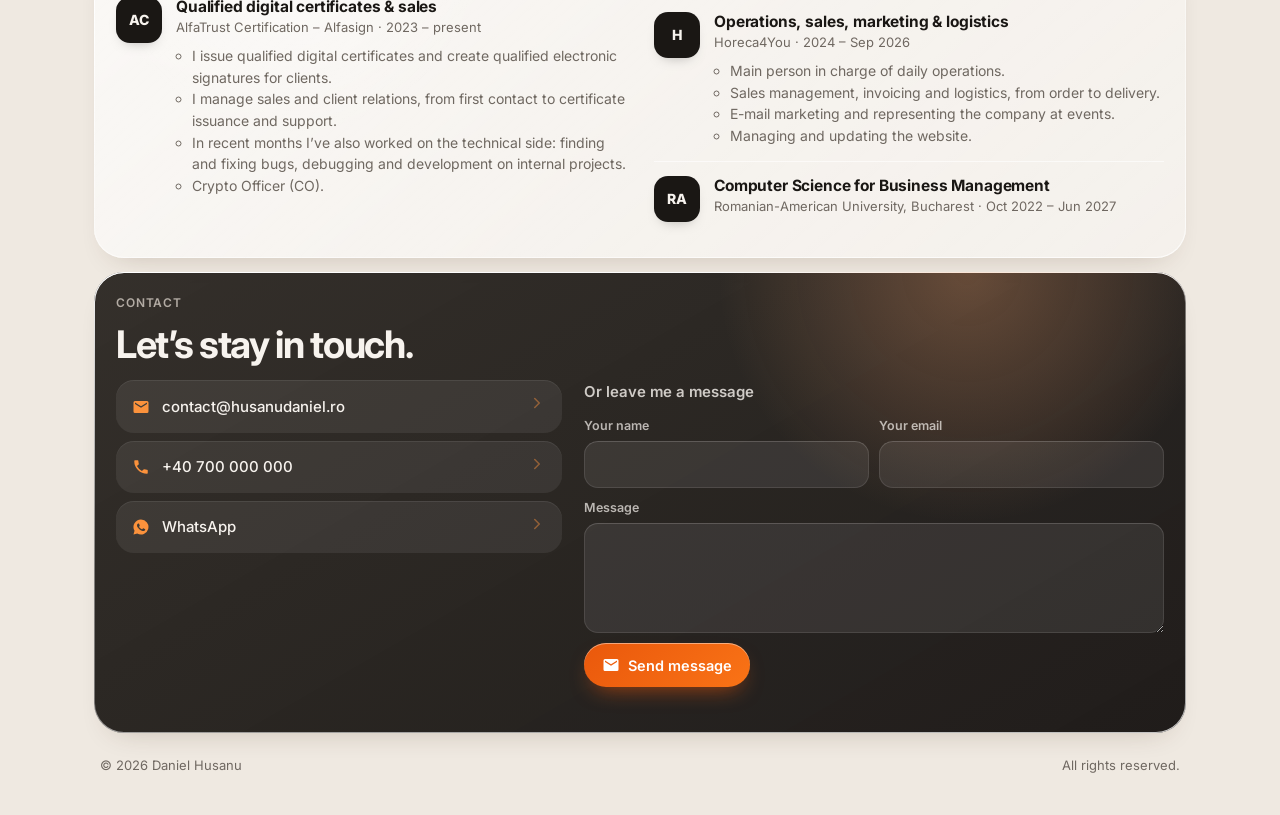
<file: ig/index.html>
<!doctype html>
<html lang="ro">
<head>
<meta charset="utf-8">
<meta name="robots" content="noindex">
<title>Daniel Husanu</title>
<link rel="canonical" href="https://husanudaniel.ro/">
<meta http-equiv="refresh" content="0; url=/?ref=instagram">
<script>location.replace("/?ref=instagram" + (location.hash || ""));</script>
</head>
<body><a href="/?ref=instagram">husanudaniel.ro</a></body>
</html>
</file>
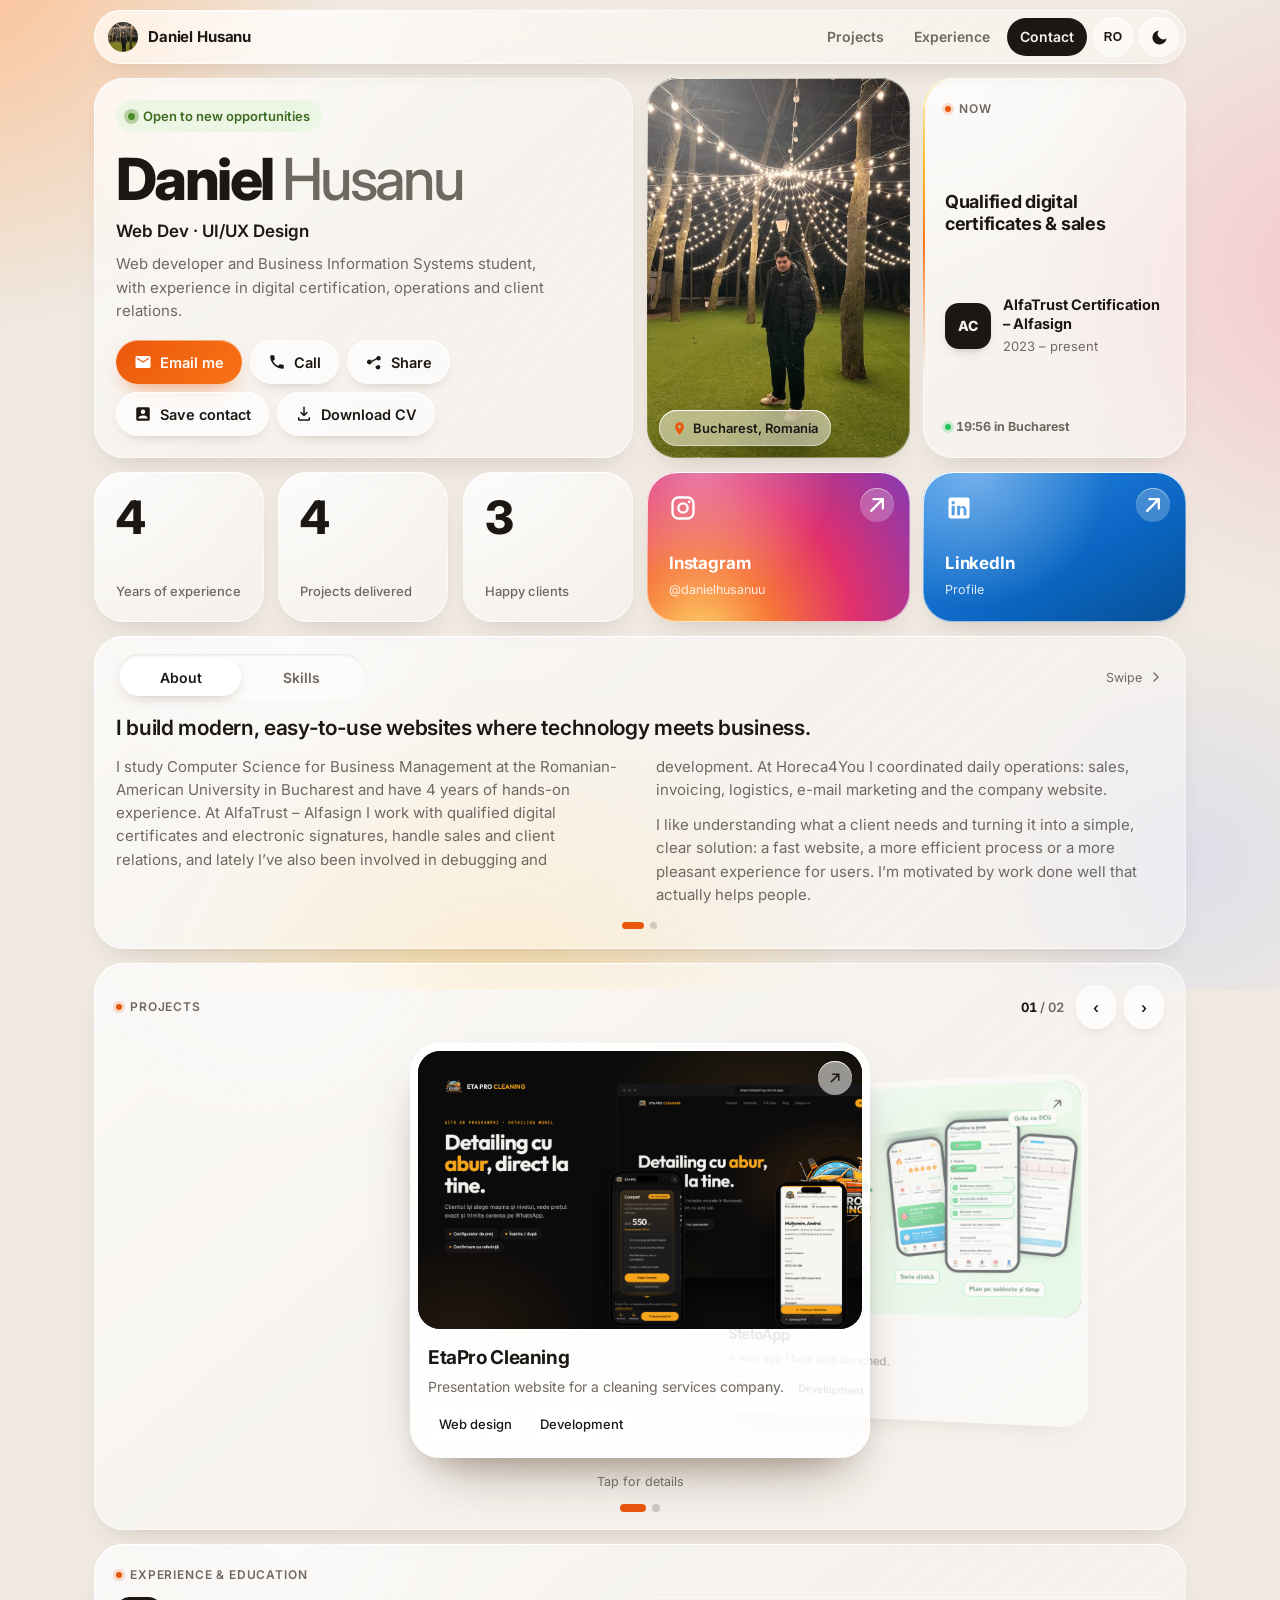
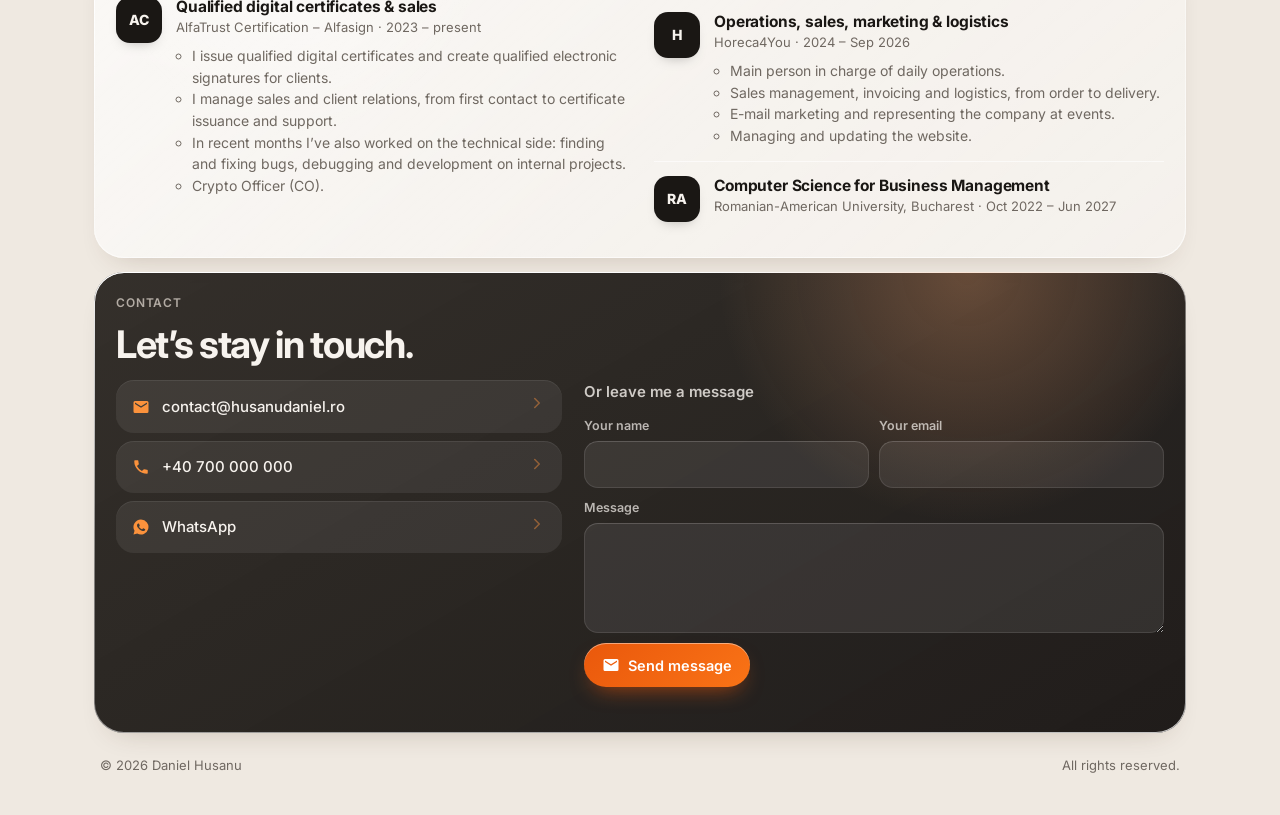
<file: in/index.html>
<!doctype html>
<html lang="ro">
<head>
<meta charset="utf-8">
<meta name="robots" content="noindex">
<title>Daniel Husanu</title>
<link rel="canonical" href="https://husanudaniel.ro/">
<meta http-equiv="refresh" content="0; url=/?ref=linkedin">
<script>location.replace("/?ref=linkedin" + (location.hash || ""));</script>
</head>
<body><a href="/?ref=linkedin">husanudaniel.ro</a></body>
</html>
</file>
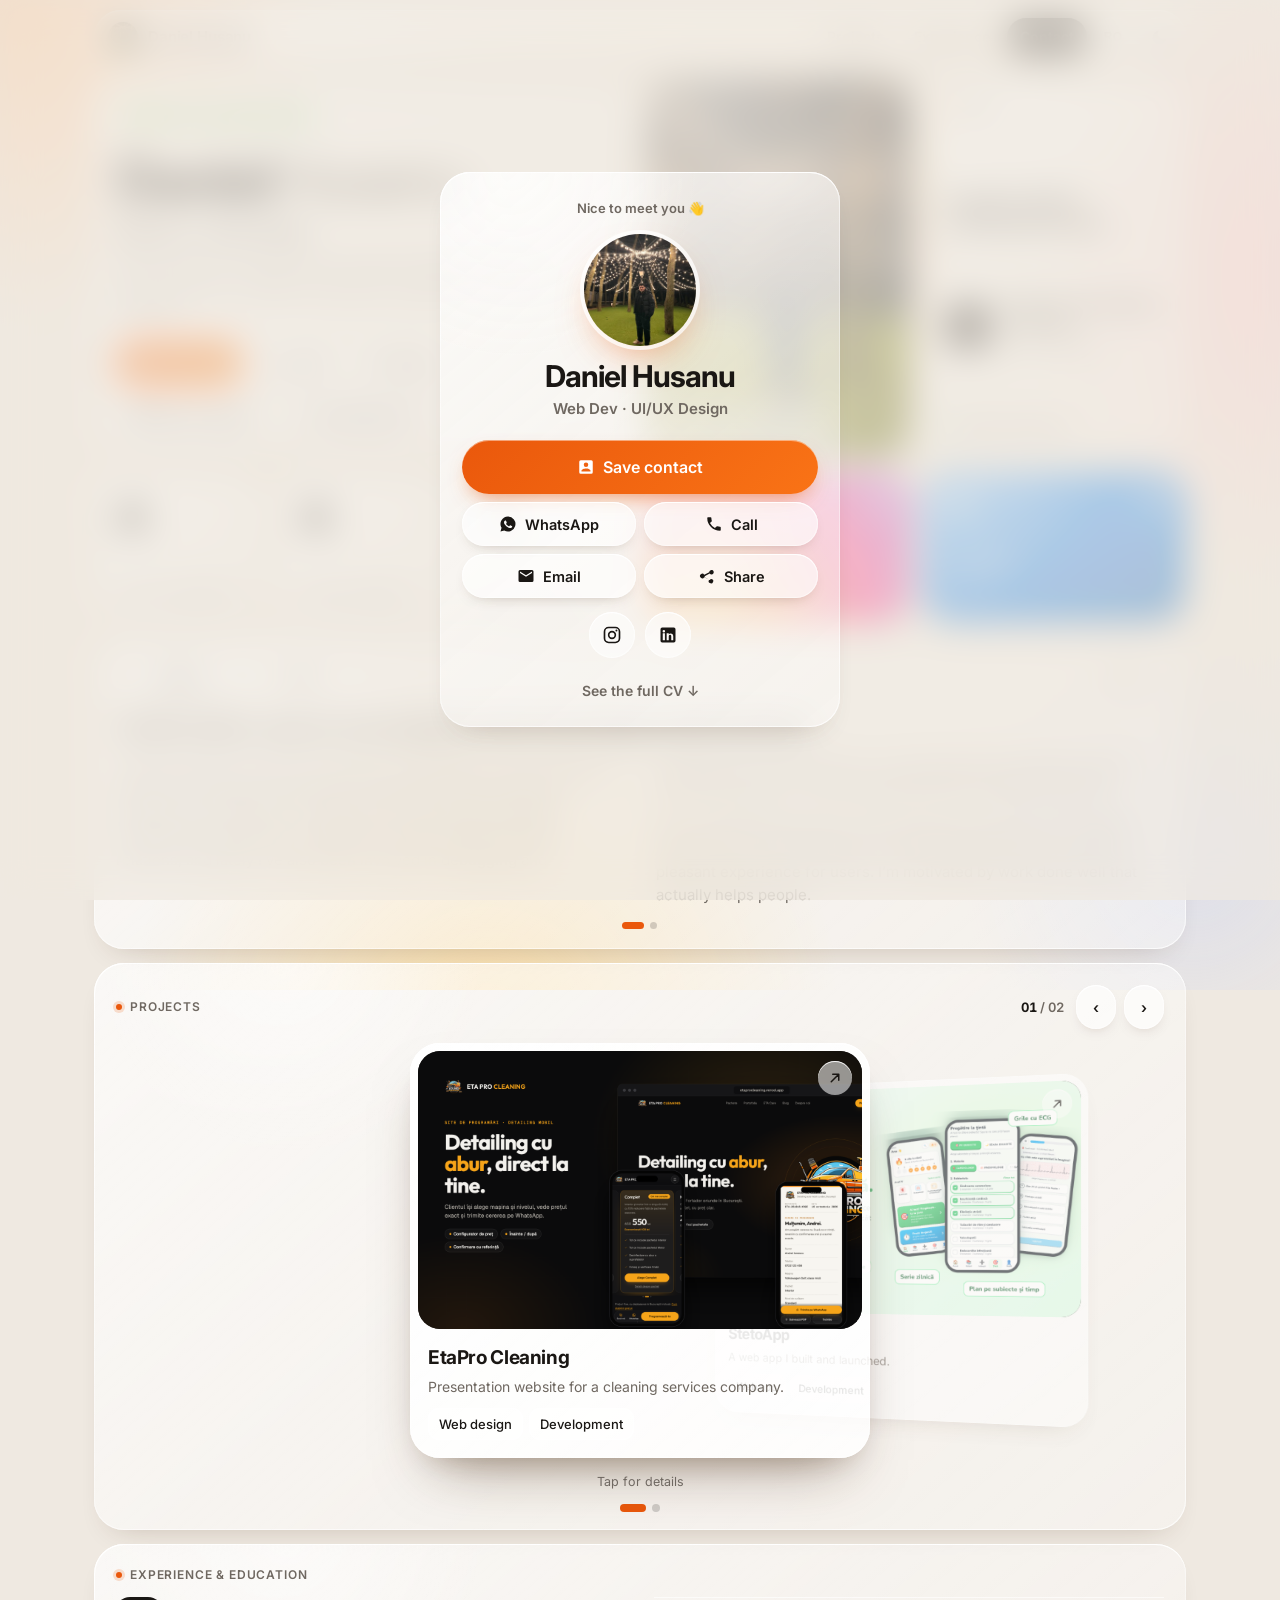
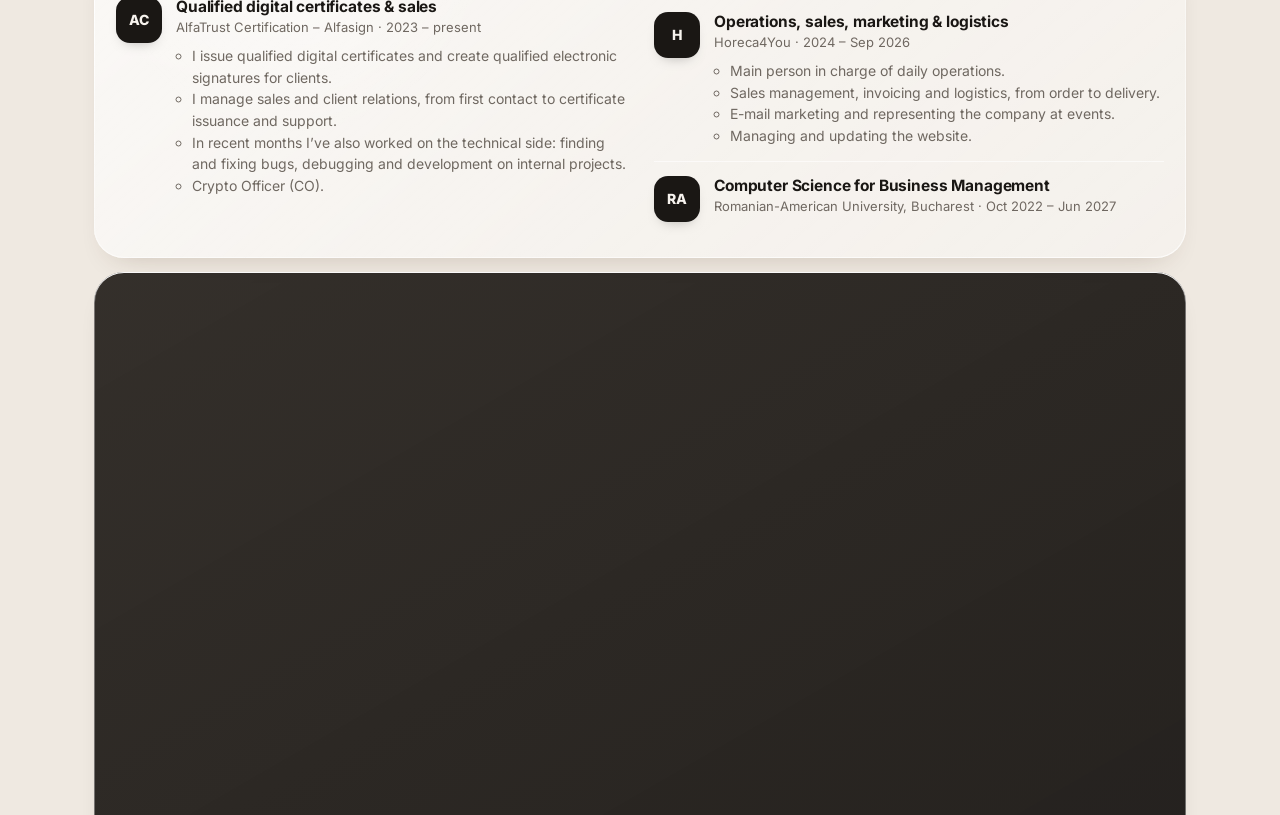
<file: inel/index.html>
<!doctype html>
<html lang="ro">
<head>
<meta charset="utf-8">
<meta name="robots" content="noindex">
<title>Daniel Husanu</title>
<link rel="canonical" href="https://husanudaniel.ro/">
<meta http-equiv="refresh" content="0; url=/?ref=inel">
<script>location.replace("/?ref=inel" + (location.hash || ""));</script>
</head>
<body><a href="/?ref=inel">husanudaniel.ro</a></body>
</html>
</file>
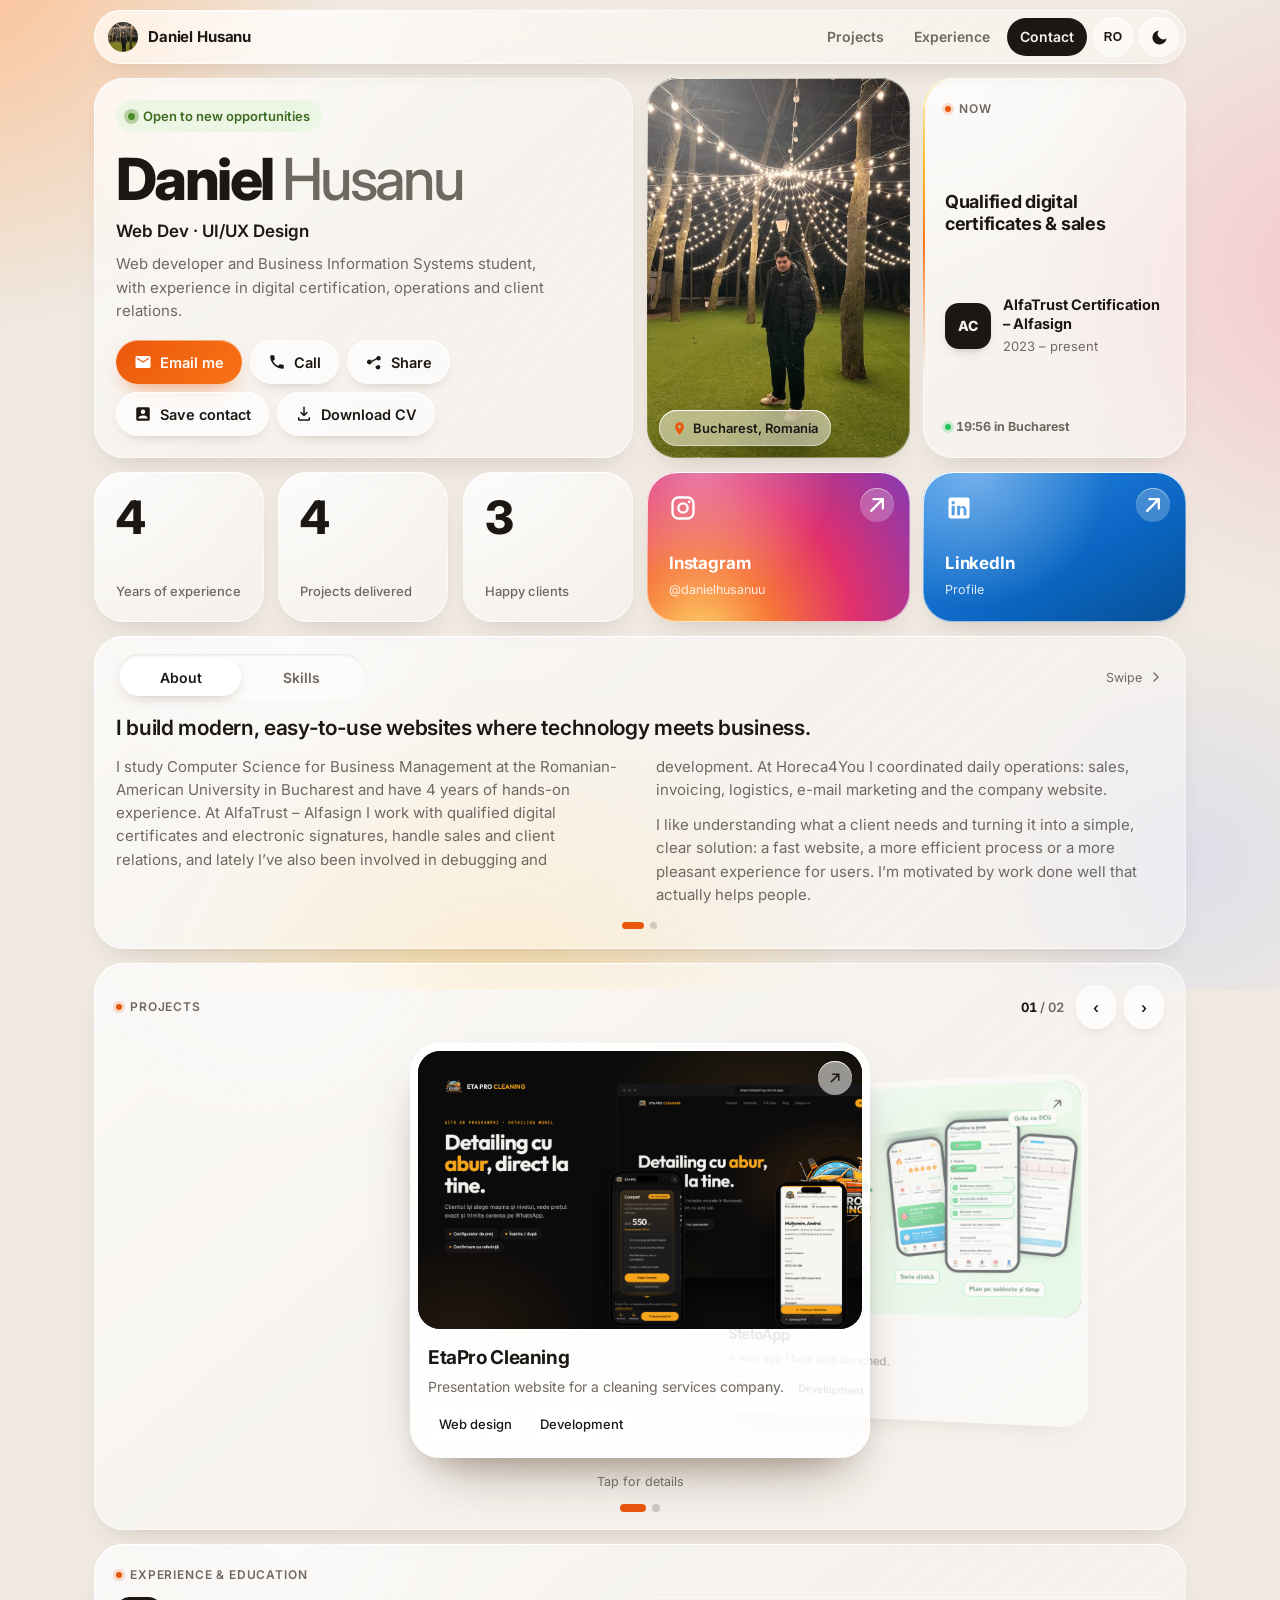
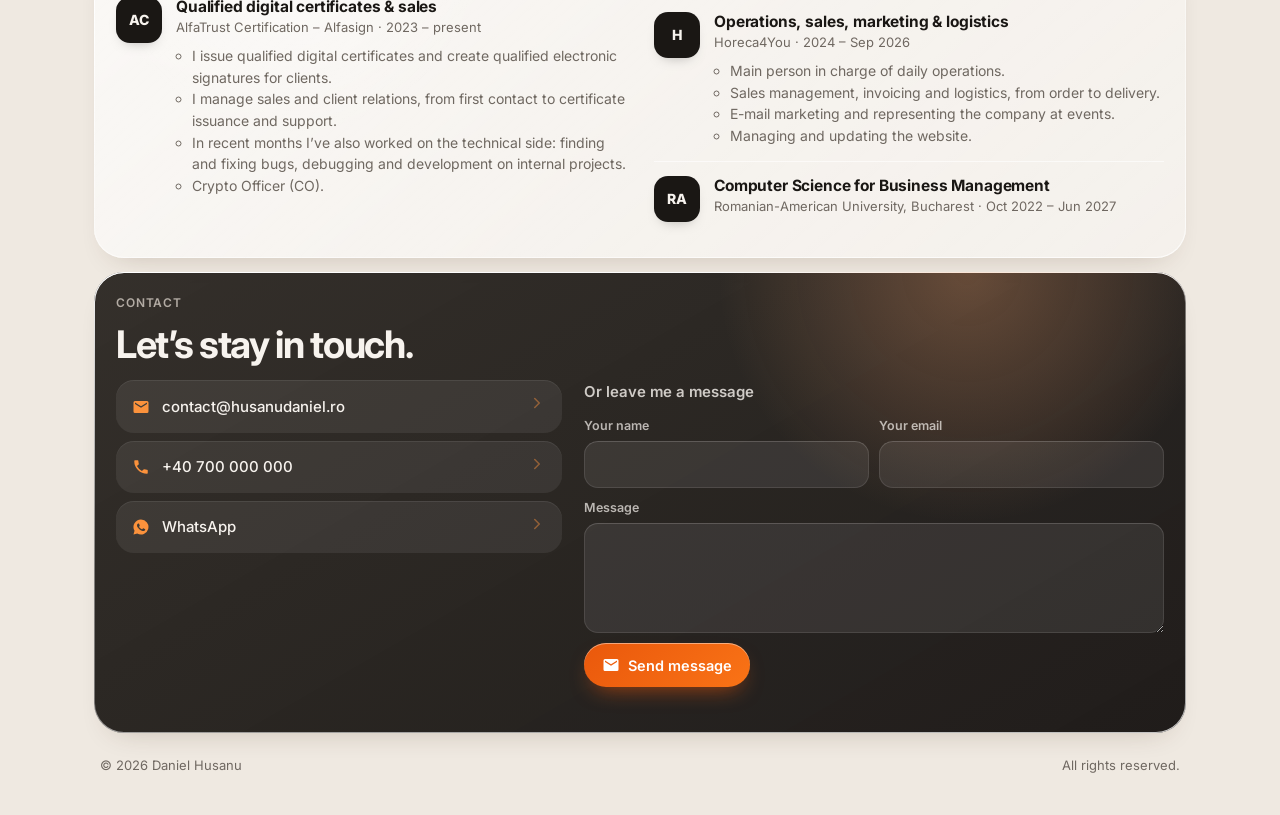
<file: qr/index.html>
<!doctype html>
<html lang="ro">
<head>
<meta charset="utf-8">
<meta name="robots" content="noindex">
<title>Daniel Husanu</title>
<link rel="canonical" href="https://husanudaniel.ro/">
<meta http-equiv="refresh" content="0; url=/?ref=qr">
<script>location.replace("/?ref=qr" + (location.hash || ""));</script>
</head>
<body><a href="/?ref=qr">husanudaniel.ro</a></body>
</html>
</file>
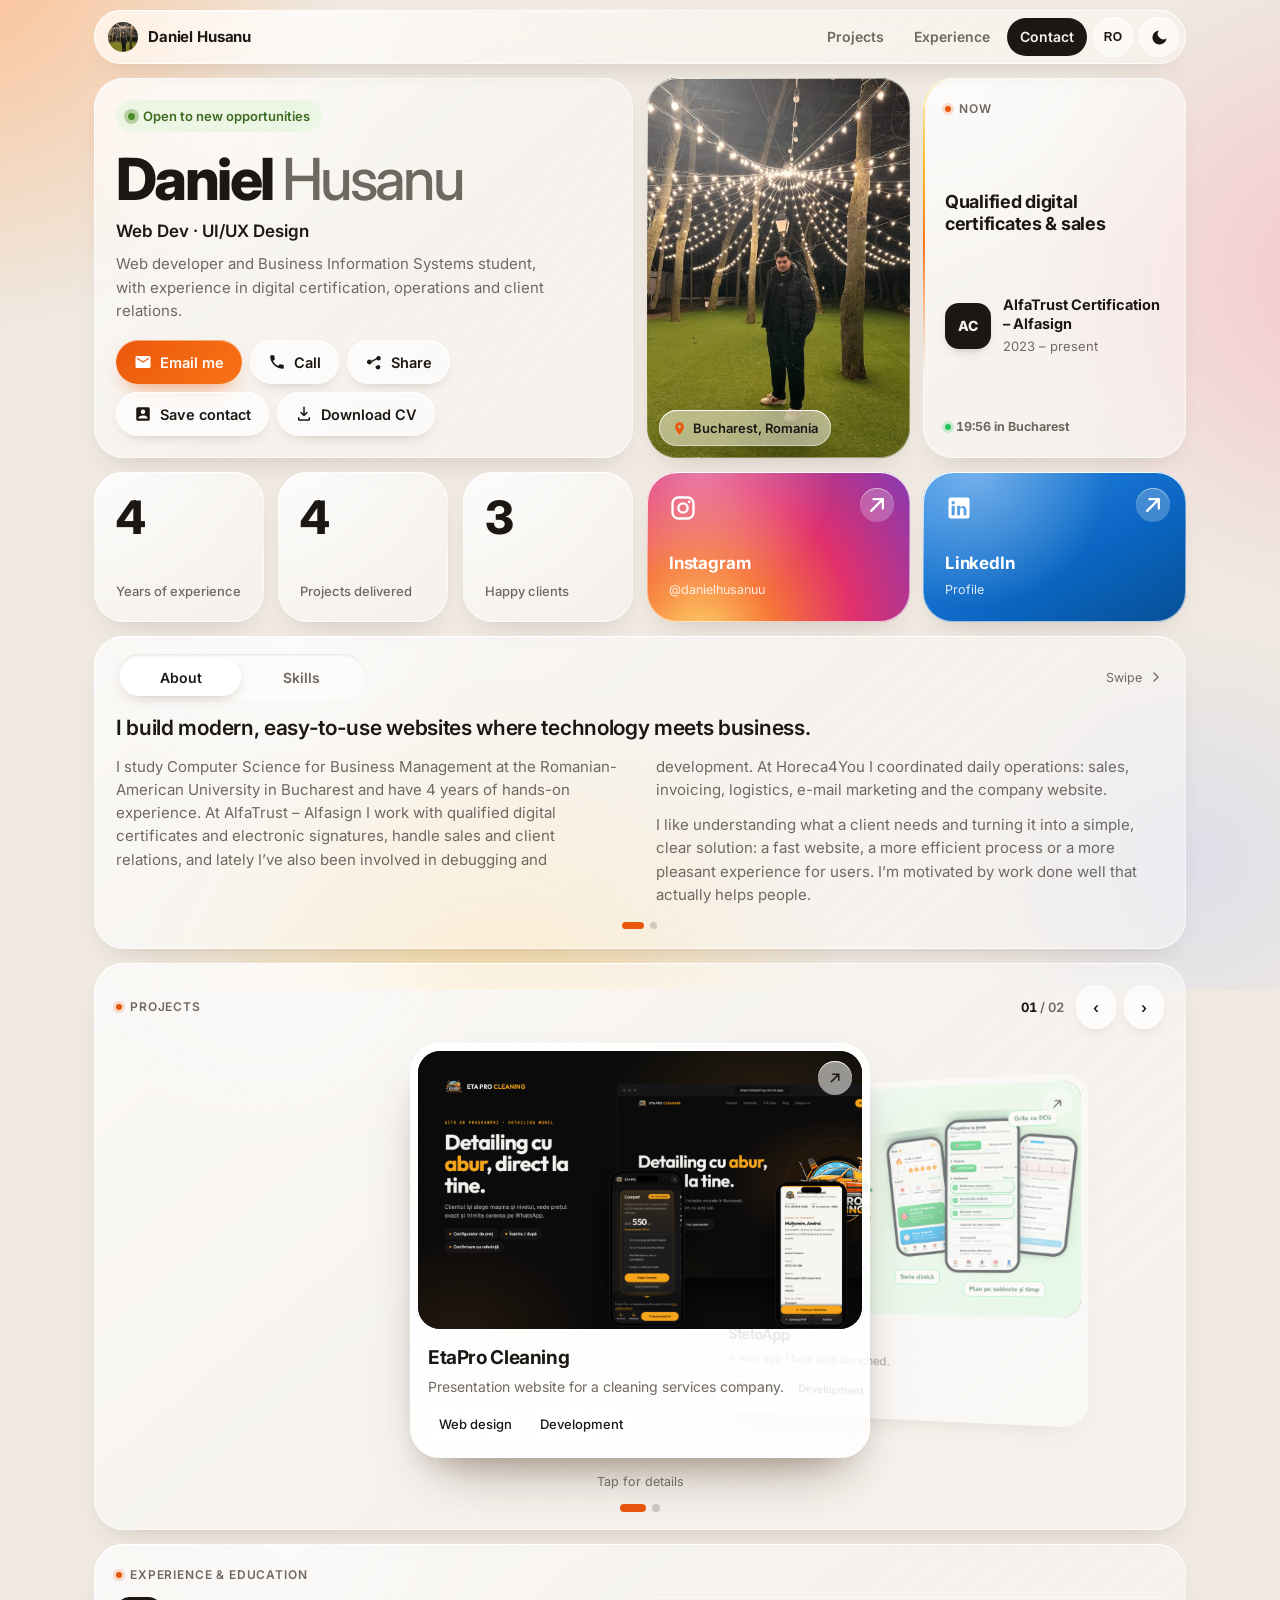
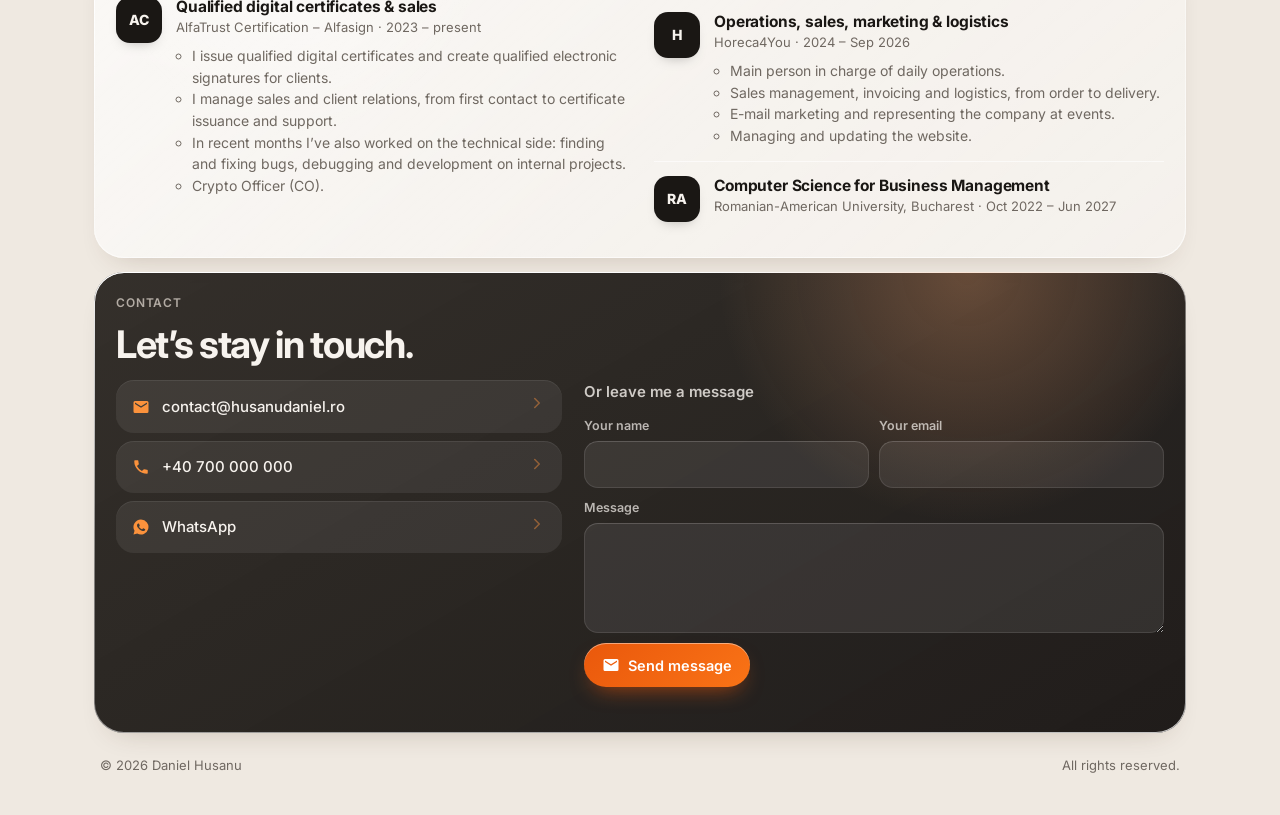
<file: designs/bento-1/index.html>
<!doctype html>
<html lang="ro">
<head>
<meta charset="utf-8">
<meta name="robots" content="noindex">
<title>Daniel Husanu</title>
<meta http-equiv="refresh" content="0; url=/">
<script>location.replace("/" + location.search + location.hash);</script>
</head>
<body><a href="/">husanudaniel.ro</a></body>
</html>
</file>
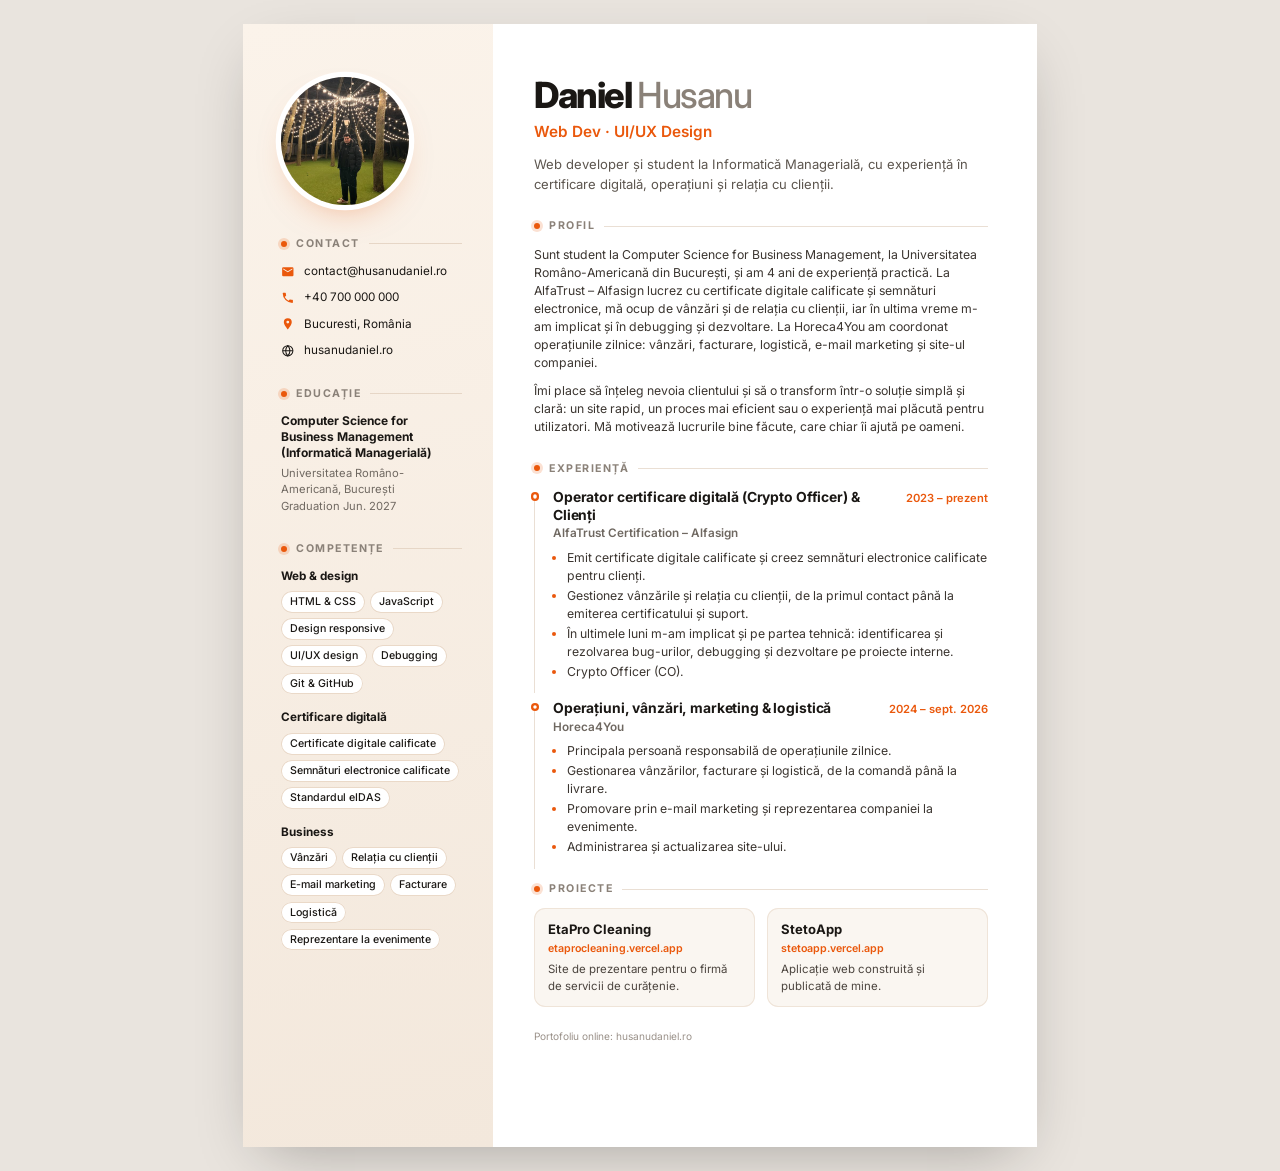
<file: designs/cv/index.html>
<!doctype html>
<html lang="ro">
<head>
<meta charset="utf-8">
<meta name="viewport" content="width=device-width, initial-scale=1">
<meta name="robots" content="noindex, nofollow">
<title>Daniel Husanu – CV</title>
<link rel="preconnect" href="https://fonts.googleapis.com"><link rel="preconnect" href="https://fonts.gstatic.com" crossorigin>
<link href="https://fonts.googleapis.com/css2?family=Inter:wght@400;500;600;700;800&display=swap" rel="stylesheet">
<style>
/* A4 print template for the downloadable CV (?lang=ro|en). Rendered to PDF by tools/build-cv.js */
@page { size: A4; margin: 0; }
* { box-sizing: border-box; }
html, body { margin: 0; background: #e9e4de; }
body { font: 9.2pt/1.48 "Inter", "Helvetica Neue", Arial, sans-serif; color: #1a1714; -webkit-print-color-adjust: exact; print-color-adjust: exact; }
.page { width: 210mm; height: 297mm; margin: 0 auto; background: #fff; display: grid; grid-template-columns: 66mm 1fr; overflow: hidden; }
@media screen { .page { margin: 24px auto; box-shadow: 0 20px 60px -20px rgba(0, 0, 0, .3); } }
aside { background: linear-gradient(170deg, #fbf3ea, #f3e8dc); padding: 14mm 8mm 10mm 10mm; }
main { padding: 14mm 13mm 10mm 11mm; }
.photo { width: 34mm; height: 34mm; border-radius: 50%; overflow: hidden; box-shadow: 0 0 0 1.4mm #fff, 0 4mm 9mm -4mm rgba(234, 88, 12, .5); margin-bottom: 8mm; }
.photo img { width: 100%; height: 100%; object-fit: cover; }
h1 { margin: 0; font-size: 27pt; line-height: 1; letter-spacing: -.04em; font-weight: 800; }
h1 span { color: #8a8178; font-weight: 500; }
.role { margin: 2.2mm 0 0; font-size: 11.5pt; font-weight: 600; color: #ea580c; }
.tag { margin: 3mm 0 0; color: #5d564f; font-size: 9.8pt; max-width: 120mm; }
h2 { margin: 6.5mm 0 3mm; font-size: 8pt; letter-spacing: .14em; text-transform: uppercase; color: #8a8178; font-weight: 700; display: flex; align-items: center; gap: 2.4mm; }
h2::before { content: ""; width: 1.6mm; height: 1.6mm; border-radius: 50%; background: #ea580c; box-shadow: 0 0 0 .8mm rgba(234, 88, 12, .18); }
h2::after { content: ""; flex: 1; height: .25mm; background: #eadfd4; }
aside h2 { margin-top: 0; }
aside h2::after { background: #e6d6c6; }
aside section + section h2 { margin-top: 7mm; }
.ct { list-style: none; margin: 0; padding: 0; display: grid; gap: 2.4mm; font-size: 8.8pt; }
.ct li { display: flex; gap: 2.4mm; align-items: flex-start; word-break: break-word; }
.ct svg { flex: 0 0 3.6mm; width: 3.6mm; height: 3.6mm; fill: #ea580c; margin-top: .5mm; }
.ct a { color: inherit; text-decoration: none; }
.sk h3 { margin: 0 0 1.6mm; font-size: 8.8pt; font-weight: 700; }
.sk + .sk { margin-top: 4mm; }
.chips { display: flex; flex-wrap: wrap; gap: 1.4mm; }
.chips span { padding: .8mm 2.4mm; border-radius: 9mm; background: #fff; font-size: 8pt; font-weight: 500; box-shadow: inset 0 0 0 .25mm #ead9c8; }
.edu b { display: block; font-size: 9pt; line-height: 1.35; }
.edu small { display: block; color: #6f6861; font-size: 8.4pt; margin-top: .8mm; }
.about p { margin: 0 0 2.4mm; color: #3b3530; }
.job { position: relative; padding-left: 5mm; break-inside: avoid; }
.job + .job { margin-top: 4.6mm; }
.job::before { content: ""; position: absolute; left: 0; top: 1.6mm; bottom: -3.2mm; width: .3mm; background: #eadfd4; }
.job:last-child::before { bottom: 0; }
.job::after { content: ""; position: absolute; left: -.95mm; top: 1.2mm; width: 2.2mm; height: 2.2mm; border-radius: 50%; background: #fff; box-shadow: inset 0 0 0 .6mm #ea580c; }
.job .hd { display: flex; justify-content: space-between; align-items: baseline; gap: 4mm; }
.job h4 { margin: 0; font-size: 10.4pt; line-height: 1.3; letter-spacing: -.01em; }
.job .when { flex: none; font-size: 8.4pt; font-weight: 600; color: #ea580c; }
.job .co { color: #6f6861; font-weight: 600; font-size: 8.8pt; margin-top: .4mm; }
.job ul { margin: 1.6mm 0 0; padding-left: 3.8mm; color: #3b3530; }
.job li { margin: .5mm 0; }
.job li::marker { color: #ea580c; }
.pr { display: grid; grid-template-columns: 1fr 1fr; gap: 3.4mm; }
.pr div { padding: 3.2mm 3.6mm; border-radius: 3mm; background: #faf6f1; box-shadow: inset 0 0 0 .25mm #efe4d8; }
.pr b { font-size: 9.8pt; }
.pr a { display: block; color: #ea580c; text-decoration: none; font-size: 8pt; font-weight: 600; margin: .4mm 0 1.2mm; }
.pr p { margin: 0; color: #4b443e; font-size: 8.6pt; line-height: 1.45; }
.foot { margin-top: 6mm; font-size: 7.6pt; color: #9a9189; }
</style>
</head>
<body>
<div class="page" id="cv"></div>
<script src="../../site/shared.js"></script>
<script>
(function () {
  var C = CV, e = C.esc, I = C.I;
  var lang = (location.search.match(/[?&]lang=(ro|en)\b/) || [])[1] || "ro";
  var T = {
    ro: { contact: "Contact", skills: "Competențe", edu: "Educație", about: "Profil", xp: "Experiență", projects: "Proiecte", site: "Portofoliu online" },
    en: { contact: "Contact", skills: "Skills", edu: "Education", about: "Profile", xp: "Experience", projects: "Projects", site: "Online portfolio" }
  }[lang];
  document.documentElement.lang = lang;
  function host(u) { return String(u || "").replace(/^https?:\/\//, "").replace(/\/$/, ""); }
  C.loadBoth().then(function (r) {
    var c = C.visible(lang === "en" ? C.merge(r[0], r[1]) : r[0]), p = c.profile || {}, parts = String(p.name || "").split(" ");
    // only social links that point to an actual profile (not a bare domain)
    var li = C.list(c.social).filter(function (s) { return /linkedin\.com\/in\//i.test(s.url); })[0];
    var about = String(c.about || "").split(/\n\s*\n/).filter(Boolean);
    if (about.length > 2) about = about.slice(1); // the first paragraph is a one-line hook, the CV starts with the tagline instead
    document.getElementById("cv").innerHTML =
      '<aside>' +
        (p.photo ? '<div class="photo"><img src="' + e(C.asset(p.photo)) + '" alt=""></div>' : "") +
        '<section><h2>' + T.contact + '</h2><ul class="ct">' +
          (p.email ? '<li>' + I.mail + '<a href="mailto:' + e(p.email) + '">' + e(p.email) + '</a></li>' : "") +
          (p.phone ? '<li>' + I.phone + '<a href="tel:' + e(C.tel(p)) + '">' + e(p.phone) + '</a></li>' : "") +
          (p.location ? '<li>' + I.pin + e(p.location) + '</li>' : "") +
          (p.website ? '<li>' + I.globe + '<a href="' + e(C.safeUrl(p.website)) + '">' + e(host(p.website)) + '</a></li>' : "") +
          (li ? '<li>' + I.linkedin + '<a href="' + e(C.safeUrl(li.url)) + '">' + e(host(li.url).replace(/^www\./, "")) + '</a></li>' : "") +
        '</ul></section>' +
        '<section><h2>' + T.edu + '</h2>' + C.list(c.education).map(function (d) {
          return '<div class="edu"><b>' + e(d.title) + '</b><small>' + e(d.institution) + '<br>' + e(d.period) + '</small></div>';
        }).join("") + '</section>' +
        '<section><h2>' + T.skills + '</h2>' + C.list(c.skills).map(function (g) {
          return '<div class="sk"><h3>' + e(g.group) + '</h3><div class="chips">' + C.list(g.items).map(function (s) { return '<span>' + e(s) + '</span>'; }).join("") + '</div></div>';
        }).join("") + '</section>' +
      '</aside>' +
      '<main>' +
        '<h1>' + e(parts[0]) + ' <span>' + e(parts.slice(1).join(" ")) + '</span></h1>' +
        '<p class="role">' + e(p.title) + '</p><p class="tag">' + e(p.tagline) + '</p>' +
        '<h2>' + T.about + '</h2><div class="about">' + about.map(function (x) { return '<p>' + e(x) + '</p>'; }).join("") + '</div>' +
        '<h2>' + T.xp + '</h2>' + C.list(c.experience).map(function (x) {
          var d = C.lines(x.description);
          return '<div class="job"><div class="hd"><h4>' + e(x.role) + '</h4><span class="when">' + e(x.period) + '</span></div><div class="co">' + e(x.company) + '</div>' +
            (d.length ? '<ul>' + d.map(function (l) { return '<li>' + e(l) + '</li>'; }).join("") + '</ul>' : "") + '</div>';
        }).join("") +
        (C.list(c.projects).length ? '<h2>' + T.projects + '</h2><div class="pr" style="grid-template-columns:repeat(' + Math.min(3, C.list(c.projects).length) + ',1fr)">' + C.list(c.projects).map(function (x) {
          return '<div><b>' + e(x.title) + '</b>' + (x.link ? '<a href="' + e(C.safeUrl(x.link)) + '">' + e(host(x.link)) + '</a>' : "") + '<p>' + e(x.description) + '</p></div>';
        }).join("") + '</div>' : "") +
        (p.website ? '<p class="foot">' + T.site + ': ' + e(host(p.website)) + '</p>' : "") +
      '</main>';
    var imgs = [].slice.call(document.images);
    Promise.all(imgs.map(function (im) { return im.complete ? 0 : new Promise(function (ok) { im.onload = im.onerror = ok; }); }))
      .then(function () { return document.fonts ? document.fonts.ready : 0; })
      .then(function () { window.cvReady = true; });
  });
})();
</script>
</body>
</html>
</file>
<file: site/glass.css>
/* Shared base for the Bento „liquid glass” variants (/designs/bento-1..3) */
:root {
  --bg: #efe9e1; --text: #1a1714; --muted: #6f6861; --line: rgba(255, 255, 255, .55);
  --accent: #ea580c; --accent-2: #f59e0b; --ink: #1a1714; --ink-text: #f7f3ee;
  --r: 30px; --ease: cubic-bezier(.2, .8, .2, 1); --spring: cubic-bezier(.34, 1.3, .64, 1); --out: cubic-bezier(.22, 1, .36, 1);
  --glass: linear-gradient(140deg, rgba(255, 255, 255, .7) 0%, rgba(255, 255, 255, .46) 55%, rgba(255, 255, 255, .38) 100%);
  --glass-shadow: inset 0 1px 0 rgba(255, 255, 255, .95), inset 0 -1px 0 rgba(255, 255, 255, .3), inset 0 0 0 1px rgba(255, 255, 255, .35), 0 14px 30px -20px rgba(70, 40, 15, .3);
}
* { box-sizing: border-box; }
html { -webkit-tap-highlight-color: transparent; scroll-behavior: smooth; }
body { margin: 0; color: var(--text); background: var(--bg); font: 15px/1.55 "Inter", "Helvetica Neue", Helvetica, Arial, sans-serif; -webkit-font-smoothing: antialiased; min-height: 100vh; overflow-x: clip; }
a { color: inherit; text-decoration: none; }
svg { width: 18px; height: 18px; fill: currentColor; flex-shrink: 0; }

/* warm background: static soft gradients on one composited layer (no blur filter, nothing animates) */
.blobs { position: fixed; inset: -10vh -10vw; z-index: -1; pointer-events: none; transform: translateZ(0); contain: strict;
  background:
    radial-gradient(42vmax 42vmax at 6% 4%, rgba(255, 179, 122, .75), transparent 70%),
    radial-gradient(36vmax 36vmax at 96% 34%, rgba(255, 159, 176, .45), transparent 70%),
    radial-gradient(40vmax 40vmax at 40% 104%, rgba(255, 210, 122, .55), transparent 70%),
    radial-gradient(26vmax 26vmax at 86% 88%, rgba(183, 201, 255, .3), transparent 70%); }
.blobs i { display: none; }

/* liquid glass surface */
.glass {
  position: relative; isolation: isolate; overflow: hidden;
  background: var(--glass); border-radius: var(--r);
  box-shadow: var(--glass-shadow);
  contain: paint;
}
/* real frosted glass only where content actually moves underneath (sticky bar, sheet) */
.glass.live { -webkit-backdrop-filter: blur(16px) saturate(1.5); backdrop-filter: blur(16px) saturate(1.5); }
/* specular highlight that follows the pointer / sits top-left by default */
.glass::before {
  content: ""; position: absolute; inset: 0; z-index: -1; pointer-events: none; border-radius: inherit;
  background: radial-gradient(420px circle at var(--mx, 18%) var(--my, 0%), rgba(255, 255, 255, .55), transparent 45%);
  opacity: .8;
}
/* thin bright rim on the top edge, like refracted light */
.glass::after {
  content: ""; position: absolute; inset: 0; z-index: -1; pointer-events: none; border-radius: inherit; padding: 1px;
  background: linear-gradient(160deg, rgba(255, 255, 255, .95), rgba(255, 255, 255, .1) 35%, rgba(255, 255, 255, 0) 60%, rgba(255, 255, 255, .45));
  -webkit-mask: linear-gradient(#000 0 0) content-box, linear-gradient(#000 0 0); -webkit-mask-composite: xor; mask-composite: exclude;
}
.t { padding: 22px; min-width: 0; }
.press { cursor: pointer; transition: transform .45s var(--spring), box-shadow .4s var(--ease); }
.press:hover { transform: translateY(-3px); }
.press:active { transform: scale(.975); transition-duration: .15s; }

/* entrance */
[data-in] { opacity: 0; transform: translate3d(0, 18px, 0) scale(.98); }
[data-in].in { opacity: 1; transform: none; transition: opacity .55s var(--ease), transform .7s var(--ease); transition-delay: calc(var(--i, 0) * 50ms); }

/* small parts */
.label { margin: 0 0 12px; display: flex; align-items: center; gap: 8px; font-size: 12px; font-weight: 600; letter-spacing: .07em; text-transform: uppercase; color: var(--muted); }
.label b { width: 6px; height: 6px; border-radius: 50%; background: var(--accent); box-shadow: 0 0 0 3px rgba(234, 88, 12, .18); }
.status { display: inline-flex; align-items: center; gap: 8px; padding: 6px 12px; border-radius: 999px; background: rgba(233, 245, 225, .8); color: #3d6b20; font-size: 13px; font-weight: 600; }
.status i { width: 7px; height: 7px; border-radius: 50%; background: #4f8a2a; position: relative; }
.status i::after { content: ""; position: absolute; inset: -4px; border-radius: 50%; background: #4f8a2a; opacity: .35; animation: ping 2s var(--ease) infinite; }
@keyframes ping { from { transform: scale(.5); opacity: .5; } to { transform: scale(2.2); opacity: 0; } }
.btn { display: inline-flex; align-items: center; justify-content: center; gap: 8px; height: 44px; padding: 0 18px; border-radius: 999px; font: 600 14.5px "Inter", sans-serif; color: var(--text); cursor: pointer; border: 0;
  background: rgba(255, 255, 255, .62); box-shadow: inset 0 1px 0 rgba(255, 255, 255, .9), inset 0 0 0 1px rgba(255, 255, 255, .5), 0 6px 16px -10px rgba(70, 40, 15, .4);
  transition: transform .35s var(--spring); }
.btn:active { transform: scale(.94); }
.btn.accent { background: linear-gradient(135deg, var(--accent), #f97316); color: #fff; box-shadow: inset 0 1px 0 rgba(255, 255, 255, .45), 0 10px 22px -10px rgba(234, 88, 12, .7); }
.btn.dark { background: rgba(26, 23, 20, .88); color: var(--ink-text); }
.go { position: absolute; top: 16px; right: 16px; width: 34px; height: 34px; border-radius: 50%; display: grid; place-items: center; background: rgba(255, 255, 255, .55); box-shadow: inset 0 1px 0 rgba(255, 255, 255, .9); transition: transform .45s var(--spring); z-index: 2; }
.press:hover .go { transform: rotate(45deg); }
.lg { width: 46px; height: 46px; border-radius: 14px; background: #fff; display: grid; place-items: center; overflow: hidden; flex-shrink: 0; position: relative; box-shadow: 0 6px 14px -8px rgba(0, 0, 0, .35), inset 0 0 0 1px rgba(0, 0, 0, .05); }
.lg img { width: 72%; height: 72%; object-fit: contain; position: relative; z-index: 1; }
.lg em { position: absolute; inset: 0; display: grid; place-items: center; font-style: normal; font-weight: 800; font-size: 14px; background: var(--ink); color: var(--ink-text); }
.chips { display: flex; flex-wrap: wrap; gap: 6px; }
.chips span { padding: 6px 11px; border-radius: 11px; background: rgba(255, 255, 255, .55); box-shadow: inset 0 0 0 1px rgba(255, 255, 255, .6); font-size: 13px; font-weight: 500; }

/* tiles */
.profile h1 { margin: 0; font-size: clamp(36px, 6vw, 58px); line-height: 1; letter-spacing: -.045em; font-weight: 800; }
.profile h1 span { color: var(--muted); font-weight: 500; }
.profile .role { margin: 10px 0 0; font-size: 17px; font-weight: 600; }
.profile .tag { margin: 8px 0 0; color: var(--muted); max-width: 48ch; }
.profile .acts { display: flex; flex-wrap: wrap; gap: 8px; margin-top: 18px; }
.photo { padding: 0; min-height: 260px; }
.photo img { position: absolute; inset: 0; width: 100%; height: 100%; object-fit: cover; z-index: -2; }
.photo .loc { position: absolute; left: 12px; bottom: 12px; }
.pillglass { display: inline-flex; align-items: center; gap: 6px; padding: 8px 13px; border-radius: 999px; font-size: 13px; font-weight: 600; background: rgba(255, 255, 255, .5); -webkit-backdrop-filter: blur(16px) saturate(1.6); backdrop-filter: blur(16px) saturate(1.6); box-shadow: inset 0 1px 0 rgba(255, 255, 255, .9), inset 0 0 0 1px rgba(255, 255, 255, .45); }
.pillglass svg { width: 15px; height: 15px; color: var(--accent); }
.now { display: flex; flex-direction: column; gap: 12px; }
.now h3 { margin: 0; font-size: 18px; line-height: 1.25; letter-spacing: -.015em; }
.now .co { display: flex; align-items: center; gap: 12px; }
.now .co b { display: block; font-size: 14.5px; line-height: 1.3; } .now .co small { color: var(--muted); font-size: 13px; }
.num strong { display: block; font-size: 46px; line-height: 1; letter-spacing: -.05em; font-weight: 800; font-variant-numeric: tabular-nums; }
.num span { display: block; margin-top: 6px; color: var(--muted); font-size: 13px; font-weight: 500; line-height: 1.3; }
.soc { color: #fff; display: flex; flex-direction: column; justify-content: space-between; gap: 18px; }
.soc svg { width: 28px; height: 28px; }
.soc b { display: block; font-size: 17px; letter-spacing: -.01em; } .soc small { opacity: .85; font-size: 12.5px; }
.soc .go { background: rgba(255, 255, 255, .22); color: #fff; box-shadow: inset 0 1px 0 rgba(255, 255, 255, .5); }
.soc.ig { background: radial-gradient(circle at 20% 110%, #fdd26a 0%, #f77737 28%, #e1306c 58%, #833ab4 100%); }
.soc.li { background: linear-gradient(150deg, #2b8ae6, #0a66c2 60%, #084f96); }
.soc::before { background: radial-gradient(300px circle at var(--mx, 20%) var(--my, 0%), rgba(255, 255, 255, .45), transparent 45%); }
.about p { margin: 0 0 12px; color: var(--muted); } .about p:last-child { margin: 0; }
.about p:first-child { color: var(--text); font-size: 20px; line-height: 1.35; letter-spacing: -.015em; font-weight: 600; }
.proj { padding: 0; display: flex; flex-direction: column; }
.proj .img { aspect-ratio: 16 / 10; position: relative; overflow: hidden; background: linear-gradient(135deg, #2a2522, #1a1714); margin: 8px 8px 0; border-radius: calc(var(--r) - 8px); }
.proj .img img { width: 100%; height: 100%; object-fit: cover; object-position: top; display: block; position: relative; z-index: 1; transition: transform 1s var(--ease); }
.proj:hover .img img { transform: scale(1.04); }
.proj .img b { position: absolute; inset: 0; display: grid; place-items: center; color: rgba(247, 243, 238, .9); font-size: 58px; font-weight: 800; letter-spacing: -.04em; }
.proj .body { padding: 14px 18px 18px; }
.proj h3 { margin: 0 0 4px; font-size: 19px; letter-spacing: -.02em; }
.proj p { margin: 0; color: var(--muted); font-size: 14px; }
.proj .chips { margin-top: 10px; }
.proj .go { top: 18px; right: 18px; }
.xp ol { list-style: none; margin: 0; padding: 0; }
.xp > ol > li { display: grid; grid-template-columns: 46px 1fr; gap: 14px; padding: 14px 0; border-top: 1px solid rgba(255, 255, 255, .6); }
.xp > ol > li:first-child { border: 0; padding-top: 0; }
.xp h4 { margin: 0; font-size: 15.5px; letter-spacing: -.01em; line-height: 1.3; }
.xp .meta { color: var(--muted); font-size: 13px; }
.xp ul { margin: 8px 0 0; padding-left: 16px; color: var(--muted); font-size: 14px; }
.skills .grp + .grp { margin-top: 14px; }
.skills h5 { margin: 0 0 8px; font-size: 13px; color: var(--muted); font-weight: 600; }
.contact { background: linear-gradient(150deg, rgba(36, 31, 27, .92), rgba(20, 17, 15, .95)); color: var(--ink-text); }
.contact::before { background: radial-gradient(500px circle at var(--mx, 80%) var(--my, 0%), rgba(255, 170, 110, .35), transparent 50%); }
.contact .label { color: #b3aca4; }
.contact h2 { margin: 0 0 16px; font-size: clamp(26px, 4vw, 38px); line-height: 1.05; letter-spacing: -.035em; }
.contact .rows { display: grid; gap: 8px; }
.contact .rows a { display: flex; align-items: center; gap: 12px; padding: 14px 16px; border-radius: 18px; background: rgba(255, 255, 255, .07); box-shadow: inset 0 1px 0 rgba(255, 255, 255, .08); font-weight: 500; overflow-wrap: anywhere; transition: background .2s; }
.contact .rows a:hover { background: rgba(255, 255, 255, .13); }
.contact .rows svg { color: #fb923c; }
.contact .rows a span { margin-left: auto; opacity: .45; }

/* top bar (glass pill) */
.bar { position: sticky; top: 10px; z-index: 30; display: flex; align-items: center; justify-content: space-between; gap: 10px; padding: 7px 7px 7px 14px; margin: 10px 0 14px; border-radius: 999px; }
.bar .me { display: flex; align-items: center; gap: 10px; font-weight: 700; letter-spacing: -.01em; }
.bar .me img { width: 30px; height: 30px; border-radius: 50%; object-fit: cover; }
.bar nav { display: flex; gap: 4px; }
.bar nav a { padding: 8px 13px; border-radius: 999px; font-size: 14px; font-weight: 600; color: var(--muted); transition: background .2s, color .2s; }
.bar nav a:hover { background: rgba(255, 255, 255, .5); color: var(--text); }
.bar nav a.cta { background: var(--ink); color: var(--ink-text); }
@media (max-width: 700px) { .bar nav a:not(.cta) { display: none; } }
.wrap { max-width: 1120px; margin: 0 auto; padding: 0 14px calc(40px + env(safe-area-inset-bottom)); }
.foot { display: flex; justify-content: space-between; color: var(--muted); font-size: 13px; padding: 22px 6px 0; }

/* bottom sheet */
.sheet-bg { position: fixed; inset: 0; z-index: 60; background: rgba(26, 23, 20, .38); opacity: 0; pointer-events: none; transition: opacity .35s; }
.sheet-bg.on { opacity: 1; pointer-events: auto; }
.sheet { position: fixed; z-index: 61; left: 8px; right: 8px; bottom: 8px; max-height: 88svh; overflow: auto; border-radius: 34px; padding: 10px 18px calc(22px + env(safe-area-inset-bottom));
  background: rgba(255, 255, 255, .86); -webkit-backdrop-filter: blur(16px) saturate(1.4); backdrop-filter: blur(16px) saturate(1.4); box-shadow: var(--glass-shadow), 0 30px 80px -20px rgba(0, 0, 0, .4);
  transform: translate3d(0, 110%, 0); visibility: hidden; will-change: transform; transition: transform .5s var(--out), visibility 0s .5s; }
.sheet.on { transform: none; visibility: visible; transition: transform .5s var(--out); }
.sheet .grab { width: 40px; height: 5px; border-radius: 9px; background: rgba(0, 0, 0, .15); margin: 4px auto 14px; }
.sheet .x { position: absolute; top: 12px; right: 12px; width: 38px; height: 38px; border-radius: 50%; border: 0; background: rgba(255, 255, 255, .7); display: grid; place-items: center; cursor: pointer; box-shadow: inset 0 1px 0 #fff; }
.sheet .gal { display: flex; gap: 10px; overflow-x: auto; scroll-snap-type: x mandatory; margin: 0 -18px; padding: 0 18px; scrollbar-width: none; }
.sheet .gal img { flex: 0 0 86%; max-height: 52svh; object-fit: cover; object-position: top; border-radius: 22px; scroll-snap-align: center; }
.sheet .gal img:only-child { flex-basis: 100%; }
.sheet h3 { font-size: 26px; letter-spacing: -.03em; margin: 16px 0 8px; }
.sheet p { color: var(--muted); }
.sheet .btn { margin-top: 6px; }
@media (min-width: 761px) { .sheet { left: 50%; right: auto; width: 720px; transform: translate(-50%, 110%); } .sheet.on { transform: translate(-50%, 0); } }
.toast { position: fixed; left: 50%; bottom: 26px; z-index: 70; transform: translate(-50%, 20px); opacity: 0; padding: 10px 16px; border-radius: 999px; background: rgba(26, 23, 20, .9); color: #fff; font-weight: 600; transition: .35s var(--spring); }
.toast.show { opacity: 1; transform: translate(-50%, 0); }

@media (prefers-reduced-motion: reduce) {
  *, *::before, *::after { animation: none !important; transition: none !important; }
  [data-in] { opacity: 1; transform: none; filter: none; }
}

/* performance: skip off-screen work, keep animations on the compositor */
.xp, .contact { content-visibility: auto; contain-intrinsic-size: auto 600px; }
.press { will-change: auto; }
@media (hover: none) { .press:hover { transform: none; } .press:hover .go { transform: none; } }
.profile .status { align-self: flex-start; }

/* ================= Dark theme (only when the visitor picks it; light is the default) ================= */
.theme-btn { width: 40px; height: 40px; border-radius: 50%; border: 0; display: grid; place-items: center; cursor: pointer; color: var(--text);
  background: rgba(255, 255, 255, .55); box-shadow: inset 0 1px 0 rgba(255, 255, 255, .9), inset 0 0 0 1px rgba(255, 255, 255, .5); transition: transform .35s var(--spring); }
.theme-btn:active { transform: scale(.88); }
.theme-btn svg { width: 19px; height: 19px; transition: transform .5s var(--out), opacity .3s; }
.theme-btn .sun { position: absolute; opacity: 0; transform: rotate(-90deg) scale(.6); }
.theme-btn { position: relative; }
.bar .right { display: flex; align-items: center; gap: 6px; }
[data-theme="dark"] .theme-btn .moon { opacity: 0; transform: rotate(90deg) scale(.6); }
[data-theme="dark"] .theme-btn .sun { opacity: 1; transform: none; }

[data-theme="dark"] {
  --bg: #13100e; --text: #f4ede5; --muted: #a89d92; --ink: #f4ede5; --ink-text: #13100e;
  --glass: linear-gradient(140deg, rgba(255, 255, 255, .1) 0%, rgba(255, 255, 255, .055) 55%, rgba(255, 255, 255, .04) 100%);
  --glass-shadow: inset 0 1px 0 rgba(255, 255, 255, .14), inset 0 0 0 1px rgba(255, 255, 255, .07), 0 16px 34px -20px rgba(0, 0, 0, .7);
  color-scheme: dark;
}
[data-theme="dark"] .blobs { background:
    radial-gradient(42vmax 42vmax at 6% 4%, rgba(255, 128, 60, .26), transparent 70%),
    radial-gradient(36vmax 36vmax at 96% 34%, rgba(236, 72, 120, .16), transparent 70%),
    radial-gradient(40vmax 40vmax at 40% 104%, rgba(255, 176, 70, .18), transparent 70%),
    radial-gradient(26vmax 26vmax at 86% 88%, rgba(110, 130, 255, .12), transparent 70%); }
[data-theme="dark"] .glass::before { background: radial-gradient(420px circle at var(--mx, 18%) var(--my, 0%), rgba(255, 255, 255, .1), transparent 45%); }
[data-theme="dark"] .glass::after { background: linear-gradient(160deg, rgba(255, 255, 255, .28), rgba(255, 255, 255, .03) 35%, rgba(255, 255, 255, 0) 60%, rgba(255, 255, 255, .1)); }
[data-theme="dark"] .btn, [data-theme="dark"] .theme-btn, [data-theme="dark"] .go { background: rgba(255, 255, 255, .09); color: var(--text); box-shadow: inset 0 1px 0 rgba(255, 255, 255, .14), inset 0 0 0 1px rgba(255, 255, 255, .06); }
[data-theme="dark"] .btn.accent { background: linear-gradient(135deg, var(--accent), #f97316); color: #fff; }
[data-theme="dark"] .bar nav a:hover { background: rgba(255, 255, 255, .08); }
[data-theme="dark"] .chips span { background: rgba(255, 255, 255, .07); box-shadow: inset 0 0 0 1px rgba(255, 255, 255, .07); }
[data-theme="dark"] .status { background: rgba(79, 138, 42, .18); color: #a6d982; }
[data-theme="dark"] .status i, [data-theme="dark"] .status i::after { background: #7cc24a; }
[data-theme="dark"] .pillglass { background: rgba(19, 16, 14, .55); color: #f4ede5; box-shadow: inset 0 1px 0 rgba(255, 255, 255, .15); }
[data-theme="dark"] .xp > ol > li { border-color: rgba(255, 255, 255, .08); }
[data-theme="dark"] .contact { background: linear-gradient(150deg, rgba(255, 140, 70, .14), rgba(255, 255, 255, .04)); color: var(--text); }
[data-theme="dark"] .contact .label { color: var(--muted); }
[data-theme="dark"] .proj .img { background: linear-gradient(135deg, #2c2622, #1c1815); }
[data-theme="dark"] .sheet { background: rgba(28, 24, 21, .9); }
[data-theme="dark"] .sheet .grab { background: rgba(255, 255, 255, .2); }
[data-theme="dark"] .sheet .x { background: rgba(255, 255, 255, .1); color: var(--text); box-shadow: none; }
[data-theme="dark"] .toast { background: rgba(244, 237, 229, .92); color: #13100e; }
[data-theme="dark"] .label b { box-shadow: 0 0 0 3px rgba(234, 88, 12, .3); }

/* theme switch crossfade (View Transitions: a compositor-only snapshot fade) */
::view-transition-old(root), ::view-transition-new(root) { animation-duration: .45s; animation-timing-function: cubic-bezier(.22, 1, .36, 1); }
</file>
<file: site/wow.css>
/* „WOW” layer for Bento 1. Everything animates transform/opacity only, so it runs at the display refresh rate (60/120 Hz). */

/* ---------- 1. Intro (first visit only) ---------- */
.intro { position: fixed; inset: 0; z-index: 100; display: grid; place-items: center; background: var(--bg); transition: opacity .6s var(--out), transform .8s var(--out); }
.intro.out { opacity: 0; transform: scale(1.06); pointer-events: none; }
.intro .in-wrap { display: grid; justify-items: center; gap: 18px; }
.intro .in-photo { width: 116px; height: 116px; border-radius: 50%; overflow: hidden; transform: scale(.4); opacity: 0;
  box-shadow: 0 0 0 4px rgba(255, 255, 255, .7), 0 20px 50px -18px rgba(234, 88, 12, .6); animation: inPhoto .9s var(--spring) .1s forwards; }
.intro .in-photo img { width: 100%; height: 100%; object-fit: cover; transform: scale(1.4); animation: inZoom 1.4s var(--out) .1s forwards; }
.intro h2 { margin: 0; font-size: clamp(34px, 9vw, 64px); font-weight: 800; letter-spacing: -.045em; display: flex; overflow: hidden; padding: 0 4px; }
.intro h2 span { display: inline-block; transform: translate3d(0, 110%, 0); animation: inChar .7s var(--out) forwards; animation-delay: calc(.35s + var(--c) * 35ms); white-space: pre; }
.intro h2 span.last { color: var(--muted); font-weight: 500; }
.intro p { margin: 0; color: var(--muted); font-weight: 600; opacity: 0; animation: inFade .6s var(--out) .95s forwards; }
.intro small { position: absolute; bottom: calc(26px + env(safe-area-inset-bottom)); color: var(--muted); font-size: 12px; opacity: 0; animation: inFade .5s 1s forwards; }
@keyframes inPhoto { to { transform: none; opacity: 1; } }
@keyframes inZoom { to { transform: none; } }
@keyframes inChar { to { transform: none; } }
@keyframes inFade { to { opacity: 1; } }

/* tiles wait behind the intro and only then make their entrance */
html.intro-on [data-in] { opacity: 0 !important; transform: translate3d(0, 18px, 0) scale(.98) !important; transition: none !important; }

/* ---------- 2. Tilt with the phone / pointer: 3D lean + light that slides over the glass ---------- */
/* each tile gets its own perspective; JS only writes --rx/--ry, the compositor does the rest */
.tilt-on .tiltable.tr { will-change: transform; transition: opacity .55s var(--ease);
  transform: perspective(900px) rotateX(var(--rx, 0deg)) rotateY(var(--ry, 0deg)); }
.tilt-on .tiltable.tr.press:active { transform: perspective(900px) rotateX(var(--rx, 0deg)) rotateY(var(--ry, 0deg)) scale(.975); }
html.tilting .glass::before {
  inset: -60%; border-radius: 0;
  background: radial-gradient(circle at 50% 50%, rgba(255, 255, 255, .5), transparent 32%);
  transform: translate3d(var(--sx, 0), var(--sy, 0), 0);
}
html.tilting .tr::before { will-change: transform; }
html.tilting[data-theme="dark"] .glass::before { background: radial-gradient(circle at 50% 50%, rgba(255, 255, 255, .12), transparent 32%); }
.tilt-chip { position: fixed; z-index: 45; left: 50%; bottom: calc(18px + env(safe-area-inset-bottom)); transform: translate3d(-50%, 140%, 0);
  display: inline-flex; align-items: center; gap: 8px; padding: 0 8px 0 16px; height: 46px; border-radius: 999px; border: 0; cursor: pointer;
  font: 600 14px "Inter", sans-serif; color: var(--text); background: rgba(255, 255, 255, .78); -webkit-backdrop-filter: blur(16px) saturate(1.5); backdrop-filter: blur(16px) saturate(1.5);
  box-shadow: var(--glass-shadow), 0 16px 34px -14px rgba(0, 0, 0, .35); transition: transform .6s var(--spring); }
.tilt-chip.show { transform: translate3d(-50%, 0, 0); }
.tilt-chip i { width: 30px; height: 30px; border-radius: 50%; display: grid; place-items: center; background: rgba(0, 0, 0, .06); font-style: normal; font-size: 14px; }
[data-theme="dark"] .tilt-chip { background: rgba(40, 34, 30, .82); }
[data-theme="dark"] .tilt-chip i { background: rgba(255, 255, 255, .1); }

/* ---------- 3. Card → full page (App Store style) ---------- */
.xv-bg { position: fixed; inset: 0; z-index: 80; background: rgba(15, 12, 10, .35); opacity: 0; transition: opacity .45s var(--out); pointer-events: none; }
.xv-bg.on { opacity: 1; pointer-events: auto; }
.xv { position: fixed; z-index: 81; inset: 0; overflow: hidden; border-radius: 0; transform-origin: 0 0; will-change: transform;
  background: var(--bg); box-shadow: 0 30px 80px -20px rgba(0, 0, 0, .45); }
.xv.anim { transition: transform .55s var(--out), border-radius .55s var(--out); }
.xv-scroll { position: absolute; inset: 0; overflow-y: auto; overscroll-behavior: contain; -webkit-overflow-scrolling: touch; }
.xv-content { opacity: 0; transition: opacity .3s var(--out); max-width: 760px; margin: 0 auto; padding: 0 0 calc(40px + env(safe-area-inset-bottom)); }
.xv.ready .xv-content { opacity: 1; transition-delay: .12s; }
.xv-hero { position: relative; aspect-ratio: 4 / 3; max-height: 60svh; width: 100%; overflow: hidden; background: linear-gradient(135deg, #2a2522, #1a1714); }
.xv-hero img { width: 100%; height: 100%; object-fit: cover; object-position: top; display: block; }
.xv-hero .ph { position: absolute; inset: 0; display: grid; place-items: center; color: rgba(247, 243, 238, .9); font-size: 90px; font-weight: 800; letter-spacing: -.05em; }
.xv-gal { display: flex; gap: 10px; overflow-x: auto; scroll-snap-type: x mandatory; scrollbar-width: none; padding: 14px 20px 0; }
.xv-gal img { flex: 0 0 72%; border-radius: 18px; scroll-snap-align: center; max-height: 46svh; object-fit: cover; object-position: top; }
.xv-body { padding: 22px 22px 0; }
.xv-body .kicker { display: flex; align-items: center; gap: 12px; color: var(--muted); font-size: 13px; font-weight: 600; letter-spacing: .04em; text-transform: uppercase; }
.xv-body h2 { margin: 10px 0 12px; font-size: clamp(28px, 7vw, 44px); line-height: 1.05; letter-spacing: -.04em; }
.xv-body p { color: var(--muted); font-size: 16.5px; line-height: 1.6; margin: 0 0 14px; }
.xv-body ul { margin: 6px 0 18px; padding: 0; list-style: none; display: grid; gap: 12px; }
.xv-body li { position: relative; padding-left: 26px; color: var(--muted); font-size: 16px; line-height: 1.55; }
.xv-body li::before { content: ""; position: absolute; left: 4px; top: .6em; width: 8px; height: 8px; border-radius: 50%; background: var(--accent); box-shadow: 0 0 0 4px rgba(234, 88, 12, .15); }
.xv-body .chips { margin: 0 0 18px; }
.xv-body .lg { width: 58px; height: 58px; border-radius: 16px; }
.xv-close { position: fixed; z-index: 82; top: calc(14px + env(safe-area-inset-top)); right: 14px; width: 42px; height: 42px; border-radius: 50%; border: 0; display: grid; place-items: center; cursor: pointer;
  color: var(--text); background: rgba(255, 255, 255, .72); -webkit-backdrop-filter: blur(14px); backdrop-filter: blur(14px); box-shadow: inset 0 1px 0 rgba(255, 255, 255, .9), 0 6px 18px -8px rgba(0, 0, 0, .35);
  opacity: 0; transform: scale(.6); transition: opacity .3s var(--out), transform .45s var(--spring); }
.xv-close.on { opacity: 1; transform: none; }
[data-theme="dark"] .xv-close { background: rgba(40, 34, 30, .75); box-shadow: inset 0 1px 0 rgba(255, 255, 255, .12); }
@media (min-width: 900px) {
  .xv { inset: 4vh auto auto 50%; width: 760px; height: 92vh; margin-left: -380px; border-radius: 34px; }
  .xv-close { top: calc(4vh + 14px); right: calc(50% - 380px + 14px); }
}

/* ---------- 4. Live „Acum” tile: clock, weather and a slowly circling light on the rim ---------- */
.now .live { display: flex; flex-wrap: wrap; gap: 6px 10px; font-size: 12.5px; font-weight: 600; color: var(--muted); font-variant-numeric: tabular-nums; }
.now .live span { display: inline-flex; align-items: center; gap: 5px; }
.now .live .dotlive { width: 6px; height: 6px; border-radius: 50%; background: #22c55e; box-shadow: 0 0 0 3px rgba(34, 197, 94, .2); }
.ring { position: absolute; inset: 0; border-radius: inherit; padding: 1.5px; pointer-events: none; z-index: 1;
  -webkit-mask: linear-gradient(#000 0 0) content-box, linear-gradient(#000 0 0); -webkit-mask-composite: xor; mask-composite: exclude; overflow: hidden; }
.ring b { position: absolute; left: 50%; top: 50%; width: 160%; aspect-ratio: 1; margin: -80% 0 0 -80%;
  background: conic-gradient(from 0deg, transparent 0 62%, rgba(249, 115, 22, .0) 64%, #f97316 78%, #fbbf24 86%, transparent 92%);
  animation: ringSpin 6s linear infinite; will-change: transform; }
@keyframes ringSpin { to { transform: rotate(360deg); } }
.now.press { cursor: pointer; }
@media (max-width: 900px) {
  .now .co { gap: 10px; } .now .co .lg { width: 34px; height: 34px; flex: none; border-radius: 11px; } .now .co .lg em { font-size: 12px; }
  .now .co b { font-size: 13px; } .now .co small { font-size: 12px; }
}

/* ---------- 5. Scroll-driven motion (native, off the main thread) ---------- */
.progress { position: fixed; z-index: 50; top: 0; left: 0; right: 0; height: 3px; transform-origin: 0 50%; transform: scaleX(0); pointer-events: none;
  background: linear-gradient(90deg, #fbbf24, var(--accent)); }
@supports (animation-timeline: view()) {
  .progress { animation: progress linear both; animation-timeline: scroll(root); }
  @keyframes progress { to { transform: scaleX(1); } }
  .photo img { animation: parallax linear both; animation-timeline: view(); }
  @keyframes parallax { from { transform: translate3d(0, -7%, 0) scale(1.16); } to { transform: translate3d(0, 7%, 0) scale(1.16); } }
  .grid > .glass:not(.profile):not(.photo):not(.now) { animation: rise linear both; animation-timeline: view(); animation-range: entry 0% entry 70%; }
  @keyframes rise { from { opacity: .25; scale: .94; } to { opacity: 1; scale: 1; } }
}

/* ---------- 7. Desktop: magnetic buttons + cursor light ---------- */
.magnet { transition: translate .35s var(--out); }
.magnet.pull { transition: translate .12s linear; }
.cursor-glow { position: fixed; z-index: -1; left: 0; top: 0; width: 640px; height: 640px; margin: -320px 0 0 -320px; border-radius: 50%; pointer-events: none;
  background: radial-gradient(circle, rgba(255, 170, 110, .35), transparent 62%); transform: translate3d(-999px, -999px, 0); will-change: transform; opacity: 0; transition: opacity .5s; }
.cursor-glow.on { opacity: 1; }
[data-theme="dark"] .cursor-glow { background: radial-gradient(circle, rgba(255, 140, 70, .16), transparent 62%); }

/* ---------- 8. Confetti ---------- */
.confetti { position: fixed; inset: 0; z-index: 90; pointer-events: none; width: 100%; height: 100%; }

/* ---------- 9. Skill bubbles ---------- */
.bub-legend { display: flex; flex-wrap: wrap; gap: 6px 14px; margin-bottom: 12px; font-size: 12.5px; color: var(--muted); font-weight: 600; }
.bub-legend span { display: inline-flex; align-items: center; gap: 6px; }
.bub-legend i { width: 9px; height: 9px; border-radius: 50%; }
.bubbles { position: relative; height: 340px; border-radius: 22px; overflow: hidden;
  background: rgba(255, 255, 255, .25); box-shadow: inset 0 1px 3px rgba(70, 40, 15, .12), inset 0 0 0 1px rgba(255, 255, 255, .5); }
[data-theme="dark"] .bubbles { background: rgba(255, 255, 255, .03); box-shadow: inset 0 1px 3px rgba(0, 0, 0, .4), inset 0 0 0 1px rgba(255, 255, 255, .05); }
.bub { position: absolute; left: 0; top: 0; display: grid; place-items: center; text-align: center; border-radius: 50%; padding: 8px; cursor: grab; touch-action: none; user-select: none; -webkit-user-select: none;
  font-size: 12.5px; font-weight: 600; line-height: 1.15; color: #fff; will-change: transform;
  box-shadow: inset 0 2px 0 rgba(255, 255, 255, .45), inset 0 -6px 14px rgba(0, 0, 0, .12), 0 10px 22px -12px rgba(0, 0, 0, .45); }
.bub:active { cursor: grabbing; }
.bub::after { content: ""; position: absolute; left: 18%; top: 10%; width: 36%; height: 26%; border-radius: 50%; background: rgba(255, 255, 255, .35); filter: blur(2px); }
.bub-hint { margin-top: 10px; font-size: 12.5px; color: var(--muted); text-align: center; }
@media (min-width: 901px) { .bubbles { height: 320px; } }

/* ---------- RO / EN ---------- */
.lang-btn span { font-size: 12px; font-weight: 800; letter-spacing: .02em; }
.swap-out main, .swap-out .bar nav { opacity: 0; transform: translate3d(0, 6px, 0); }
main, .bar nav { transition: opacity .25s var(--out), transform .3s var(--out); }

@media (prefers-reduced-motion: reduce) {
  .intro { display: none; }
  .ring b { animation: none; }
  .photo img, .grid > .glass, .progress { animation: none !important; }
}
</file>
<file: site/more.css>
/* Business-card mode, recommendations and the contact form. */

/* ---------- business card (NFC ring) ---------- */
.cm { position: fixed; inset: 0; z-index: 95; display: grid; place-items: center; padding: 16px; overflow-y: auto;
  background: rgba(239, 233, 225, .72); -webkit-backdrop-filter: blur(18px) saturate(1.4); backdrop-filter: blur(18px) saturate(1.4);
  opacity: 0; transition: opacity .45s var(--out); }
[data-theme="dark"] .cm { background: rgba(19, 16, 14, .78); }
.cm.in { opacity: 1; }
.cm.out { opacity: 0; pointer-events: none; }
html.cm-on { overflow: hidden; }
.cm-card { width: min(100%, 400px); padding: 26px 22px 18px; text-align: center; transform: translate3d(0, 24px, 0) scale(.96); transition: transform .7s var(--spring); }
.cm.in .cm-card { transform: none; }
.cm.out .cm-card { transform: translate3d(0, 40px, 0) scale(.96); transition-duration: .45s; }
.cm-hi { margin: 0 0 16px; font-size: 13px; font-weight: 600; color: var(--muted); }
.cm-photo { width: 112px; height: 112px; margin: 0 auto 14px; border-radius: 50%; overflow: hidden; box-shadow: 0 0 0 4px rgba(255, 255, 255, .75), 0 18px 40px -16px rgba(234, 88, 12, .6); }
[data-theme="dark"] .cm-photo { box-shadow: 0 0 0 4px rgba(255, 255, 255, .12), 0 18px 40px -16px rgba(234, 88, 12, .6); }
.cm-photo img { width: 100%; height: 100%; object-fit: cover; }
.cm h2 { margin: 0; font-size: 30px; letter-spacing: -.035em; line-height: 1.1; }
.cm-role { margin: 4px 0 20px; color: var(--muted); font-weight: 600; }
.cm .btn { width: 100%; }
.cm-save { height: 54px; font-size: 16px; }
.cm-grid { display: grid; grid-template-columns: 1fr 1fr; gap: 8px; margin-top: 8px; }
.cm-socs { display: flex; justify-content: center; gap: 10px; margin-top: 14px; }
.cm-soc { width: 46px; height: 46px; border-radius: 50%; display: grid; place-items: center; color: var(--text);
  background: rgba(255, 255, 255, .55); box-shadow: inset 0 1px 0 rgba(255, 255, 255, .9), inset 0 0 0 1px rgba(255, 255, 255, .5); }
[data-theme="dark"] .cm-soc { background: rgba(255, 255, 255, .09); box-shadow: inset 0 1px 0 rgba(255, 255, 255, .14); }
.cm-soc svg { width: 20px; height: 20px; fill: currentColor; }
.cm-more { margin-top: 14px; border: 0; background: none; font: 600 14px "Inter", sans-serif; color: var(--muted); cursor: pointer; padding: 10px; }
.cm-more span { display: inline-block; animation: cmNudge 1.8s var(--ease) infinite; }
@keyframes cmNudge { 0%, 60%, 100% { transform: none; } 30% { transform: translate3d(0, 4px, 0); } }

/* ---------- recommendations ---------- */
.quotes { grid-column: span 12; padding: 22px 0 22px; }
.quotes .label { padding: 0 22px; }
.q-track { display: flex; gap: 12px; overflow-x: auto; scroll-snap-type: x mandatory; scrollbar-width: none; padding: 2px 22px 4px; scroll-padding: 0 22px; }
.q-track::-webkit-scrollbar { display: none; }
.q { flex: 0 0 min(84%, 420px); margin: 0; scroll-snap-align: start; padding: 20px; border-radius: 22px; display: flex; flex-direction: column; justify-content: space-between; gap: 18px;
  background: rgba(255, 255, 255, .5); box-shadow: inset 0 1px 0 rgba(255, 255, 255, .9), inset 0 0 0 1px rgba(255, 255, 255, .5); }
[data-theme="dark"] .q { background: rgba(255, 255, 255, .05); box-shadow: inset 0 1px 0 rgba(255, 255, 255, .1); }
.q:only-child { flex-basis: 100%; }
.q blockquote { position: relative; margin: 0; padding-top: 26px; font-size: 16px; line-height: 1.55; }
.q blockquote::before { content: "“"; position: absolute; top: -14px; left: -2px; font-size: 58px; line-height: 1; font-weight: 800; color: var(--accent); }
.q figcaption { display: flex; align-items: center; gap: 10px; }
.q figcaption b { display: block; font-size: 14px; }
.q figcaption small { color: var(--muted); font-size: 12.5px; }
.q-av { width: 40px; height: 40px; flex: none; border-radius: 50%; overflow: hidden; display: grid; place-items: center; font-size: 13px; font-weight: 800; background: var(--ink); color: var(--ink-text); }
.q-av img { width: 100%; height: 100%; object-fit: cover; }

/* ---------- contact form (inside the dark contact tile) ---------- */
.contact .cwrap { display: grid; grid-template-columns: 1fr 1.3fr; gap: 22px; align-items: start; }
.cform { display: grid; grid-template-columns: 1fr 1fr; gap: 10px; }
.cform .cf-title { grid-column: 1 / -1; margin: 0 0 2px; font-weight: 600; opacity: .8; }
.cform label { display: grid; gap: 6px; font-size: 12.5px; font-weight: 600; }
.cform label span { opacity: .7; }
.cform .wide, .cform button, .cform .cf-note { grid-column: 1 / -1; }
.cform input, .cform textarea { width: 100%; box-sizing: border-box; border: 0; border-radius: 14px; padding: 13px 14px; font: 500 15px/1.4 "Inter", sans-serif; color: inherit;
  background: rgba(255, 255, 255, .08); box-shadow: inset 0 1px 0 rgba(255, 255, 255, .08), inset 0 0 0 1px rgba(255, 255, 255, .1); outline: none; transition: box-shadow .2s; resize: vertical; }
.cform input:focus, .cform textarea:focus { box-shadow: inset 0 0 0 2px #fb923c; }
.cform .bad input, .cform .bad textarea { box-shadow: inset 0 0 0 2px #f87171; }
.cform .hp { position: absolute; left: -9999px; width: 1px; height: 1px; opacity: 0; }
.cform button { justify-self: start; }
.cform .cf-note { margin: 0; min-height: 1em; font-size: 14px; font-weight: 600; }
.cform .cf-note a { text-decoration: underline; }
.cform.sent .cf-note { color: #86efac; }
[data-theme="dark"] .cform.sent .cf-note { color: #4ade80; }
@media (max-width: 900px) {
  .contact .cwrap { grid-template-columns: 1fr; }
  .cform { grid-template-columns: 1fr; }
  .cform input, .cform textarea { font-size: 16px; } /* no zoom on iOS */
  .quotes { padding: 18px 0; } .quotes .label { padding: 0 18px; } .q-track { padding: 2px 18px 4px; scroll-padding: 0 18px; }
}
@media (prefers-reduced-motion: reduce) { .cm-more span { animation: none; } }
</file>
<file: admin/admin.css>
/* Admin: same „liquid glass” look as the site (tokens come from ../site/glass.css). */
:root { --surface: rgba(255, 255, 255, .55); --surface-2: rgba(255, 255, 255, .5); --border: rgba(26, 23, 20, .1); --field: rgba(255, 255, 255, .6); }
[data-theme="dark"] { --surface: rgba(255, 255, 255, .06); --surface-2: rgba(255, 255, 255, .07); --border: rgba(255, 255, 255, .1); --field: rgba(255, 255, 255, .07); }
body { padding-bottom: 8px; }
.muted { color: var(--muted); }
.small { font-size: .85rem; }
a { color: var(--accent); }
em { font-style: normal; }
code { padding: 1px 6px; border-radius: 7px; background: var(--surface-2); font-size: .88em; }
[hidden] { display: none !important; }

/* glass surfaces */
.card { background: var(--glass); box-shadow: var(--glass-shadow); border-radius: var(--r); position: relative; }
.topbar { position: sticky; top: 10px; z-index: 30; margin: 10px auto 0; max-width: 720px; padding: 0 12px; }
.nav { display: flex; align-items: center; gap: 10px; padding: 8px 10px 8px 16px; border-radius: 999px; background: var(--glass); box-shadow: var(--glass-shadow);
  -webkit-backdrop-filter: blur(16px) saturate(1.5); backdrop-filter: blur(16px) saturate(1.5); }
.brand { font-weight: 700; color: var(--text); white-space: nowrap; }
.nav .muted { margin-left: auto; overflow: hidden; text-overflow: ellipsis; white-space: nowrap; min-width: 0; }
.admin { max-width: 720px; margin: 0 auto; padding: 18px 12px 130px; }
.panel { padding: 24px; }
.panel h1 { margin: 0 0 8px; font-size: 1.6rem; letter-spacing: -.03em; }

/* buttons */
.btn { display: inline-flex; align-items: center; justify-content: center; gap: 8px; min-height: 42px; padding: 0 18px; border-radius: 999px; border: 0; cursor: pointer;
  font: 600 .92rem "Inter", sans-serif; color: var(--text); background: var(--surface); text-decoration: none;
  box-shadow: inset 0 1px 0 rgba(255, 255, 255, .9), inset 0 0 0 1px rgba(255, 255, 255, .5), 0 6px 16px -10px rgba(70, 40, 15, .35); transition: transform .35s var(--spring); }
.btn:active { transform: scale(.95); }
.btn.primary { color: #fff; background: linear-gradient(135deg, var(--accent), #f97316); box-shadow: inset 0 1px 0 rgba(255, 255, 255, .45), 0 10px 22px -10px rgba(234, 88, 12, .7); }
.btn[disabled] { opacity: .5; cursor: default; }
[data-theme="dark"] .btn { background: rgba(255, 255, 255, .09); box-shadow: inset 0 1px 0 rgba(255, 255, 255, .14), inset 0 0 0 1px rgba(255, 255, 255, .06); }
[data-theme="dark"] .btn.primary { background: linear-gradient(135deg, var(--accent), #f97316); }
.small-btn { min-height: 34px; padding: 0 14px; font-size: .84rem; }
.wide { width: 100%; margin-top: 18px; }

/* forms */
label { display: block; font-weight: 600; font-size: .88rem; margin: 14px 0 0; }
input, textarea { display: block; width: 100%; margin-top: 6px; padding: 12px 14px; border-radius: 16px; border: 0; background: var(--field); color: var(--text);
  font: 500 16px/1.4 "Inter", sans-serif; box-shadow: inset 0 1px 2px rgba(70, 40, 15, .12), inset 0 0 0 1px var(--border); outline: none; transition: box-shadow .2s; }
input:focus, textarea:focus { box-shadow: inset 0 0 0 2px var(--accent); }
textarea { min-height: 96px; resize: vertical; }
.error { color: #e03131; min-height: 1.2em; margin: 10px 0 0; }
.advanced, .help { margin-top: 14px; }
.advanced summary, .help summary { cursor: pointer; color: var(--muted); font-size: .9rem; }
.help ol { padding-left: 20px; font-size: .92rem; }

/* editor groups */
.group { padding: 18px 20px; margin-bottom: 12px; }
.group > summary { cursor: pointer; font-weight: 700; font-size: 1.05rem; list-style: none; display: flex; justify-content: space-between; letter-spacing: -.015em; }
.group > summary::-webkit-details-marker { display: none; }
.group > summary::after { content: "▾"; color: var(--muted); }
.group:not([open]) > summary::after { content: "▸"; }
.item { border-radius: 20px; padding: 4px 14px 14px; margin-top: 12px; background: var(--surface-2); box-shadow: inset 0 0 0 1px var(--border); }
.item > summary { cursor: pointer; padding: 10px 0; font-weight: 600; display: flex; gap: 8px; align-items: center; }
.item-tools { margin-left: auto; display: flex; gap: 4px; }
.tool { width: 34px; height: 34px; border-radius: 50%; border: 0; cursor: pointer; font-size: 1rem; color: var(--text); background: var(--surface); box-shadow: inset 0 1px 0 rgba(255, 255, 255, .8), inset 0 0 0 1px var(--border); }
.tool.danger { color: #e03131; }
.add { margin-top: 12px; }
.str-list .row { display: flex; gap: 6px; align-items: center; margin-top: 6px; }
.str-list .row input { margin-top: 0; }
.upload-row { display: flex; gap: 8px; align-items: center; margin-top: 6px; }
.upload-row input[type=text] { margin-top: 0; }
.upload-row .btn { white-space: nowrap; }
.thumb { width: 48px; height: 48px; border-radius: 12px; object-fit: cover; background: var(--surface-2); flex-shrink: 0; }

/* bottom bar */
.savebar { position: fixed; left: 12px; right: 12px; bottom: calc(10px + env(safe-area-inset-bottom)); z-index: 20; max-width: 696px; margin: 0 auto;
  display: flex; gap: 8px; align-items: center; justify-content: flex-end; padding: 10px 12px 10px 18px; border-radius: 999px;
  background: var(--glass); box-shadow: var(--glass-shadow), 0 16px 34px -14px rgba(0, 0, 0, .3); -webkit-backdrop-filter: blur(16px) saturate(1.5); backdrop-filter: blur(16px) saturate(1.5); }
.savebar #status { margin-right: auto; font-size: .84rem; line-height: 1.25; }

/* tabs */
.tabs { display: flex; gap: 4px; padding: 4px; margin-bottom: 14px; border-radius: 999px; background: var(--surface-2); box-shadow: inset 0 1px 2px rgba(70, 40, 15, .12), inset 0 0 0 1px var(--border); }
.tabs button { flex: 1; border: 0; border-radius: 999px; min-height: 40px; font: 600 .92rem "Inter", sans-serif; color: var(--muted); background: none; cursor: pointer; transition: color .3s, background .3s; }
.tabs button.on { background: rgba(255, 255, 255, .9); color: var(--text); box-shadow: inset 0 1px 0 #fff, 0 4px 14px -6px rgba(70, 40, 15, .4); }
[data-theme="dark"] .tabs button.on { background: rgba(255, 255, 255, .16); box-shadow: inset 0 1px 0 rgba(255, 255, 255, .2); }

/* dashboard */
.dash-card { padding: 20px; margin-bottom: 12px; }
.dash-card h2 { margin: 0 0 12px; font-size: 1.15rem; letter-spacing: -.02em; }
.dash-card h3 { margin: 20px 0 8px; font-size: .74rem; letter-spacing: .08em; text-transform: uppercase; color: var(--muted); font-weight: 700; }
.dash-head { display: flex; align-items: center; justify-content: space-between; gap: 10px; flex-wrap: wrap; margin-bottom: 16px; }
.dash-head h2 { margin: 0; }
.dash-range { display: flex; gap: 4px; }
.dash-range button { border: 0; background: var(--surface-2); color: var(--muted); border-radius: 999px; padding: 7px 12px; font: 600 .8rem "Inter", sans-serif; cursor: pointer; box-shadow: inset 0 0 0 1px var(--border); }
.dash-range button.on { background: linear-gradient(135deg, var(--accent), #f97316); color: #fff; box-shadow: none; }
.dash-tiles { display: grid; grid-template-columns: repeat(2, 1fr); gap: 10px; }
.dash-tile { text-align: left; border: 0; border-radius: 22px; background: var(--surface-2); padding: 16px; cursor: pointer; font-family: inherit; color: var(--text); display: grid; gap: 2px;
  box-shadow: inset 0 1px 0 rgba(255, 255, 255, .8), inset 0 0 0 1px var(--border); transition: transform .35s var(--spring); }
.dash-tile:active { transform: scale(.96); }
.dash-tile b { font-size: 2rem; line-height: 1; letter-spacing: -.04em; font-weight: 800; }
.dash-tile span { color: var(--muted); font-size: .86rem; }
.dash-tile i { font-style: normal; font-size: .8rem; color: var(--accent); font-weight: 700; margin-top: 8px; }
.dash-row { display: flex; flex-wrap: wrap; gap: 8px; margin-top: 14px; }
.dash-links { list-style: none; margin: 0; padding: 0; display: grid; gap: 8px; }
.dash-links li { display: flex; align-items: center; justify-content: space-between; gap: 10px; padding: 12px 14px; border-radius: 20px; background: var(--surface-2); box-shadow: inset 0 0 0 1px var(--border); }
.dash-links b { display: block; }
.dash-links small { color: var(--muted); font-size: .8rem; overflow-wrap: anywhere; line-height: 1.35; display: block; }
.dash-kpis { display: grid; grid-template-columns: repeat(3, 1fr); gap: 8px; }
.dash-kpis div { padding: 14px 12px; border-radius: 20px; background: var(--surface-2); box-shadow: inset 0 0 0 1px var(--border); }
.dash-kpis b { display: block; font-size: 1.7rem; line-height: 1.1; letter-spacing: -.04em; font-weight: 800; }
.dash-kpis span { color: var(--muted); font-size: .78rem; line-height: 1.25; display: block; margin-top: 2px; }
.dash-spark { display: flex; align-items: flex-end; gap: 2px; height: 64px; margin-top: 16px; min-height: 64px; }
.dash-spark i { flex: 1; min-width: 2px; background: linear-gradient(180deg, #fbbf24, var(--accent)); border-radius: 4px 4px 1px 1px; opacity: .9; }
.dash-bars { list-style: none; margin: 0; padding: 0; display: grid; gap: 9px; }
.dash-bars li { display: grid; grid-template-columns: minmax(90px, 38%) 1fr auto; gap: 10px; align-items: center; font-size: .9rem; }
.b-bar { height: 10px; border-radius: 9px; background: var(--surface-2); overflow: hidden; box-shadow: inset 0 0 0 1px var(--border); }
.b-bar i { display: block; height: 100%; border-radius: 9px; background: linear-gradient(90deg, #fbbf24, var(--accent)); }
.dash-warn { padding: 12px 14px; border-radius: 16px; background: rgba(224, 49, 49, .1); color: #c92a2a; font-size: .9rem; margin: 0 0 12px; }
[data-theme="dark"] .dash-warn { color: #fca5a5; }
.dash-steps { padding-left: 20px; }
@media (min-width: 560px) { .dash-tiles { grid-template-columns: repeat(4, 1fr); } }
.dash-detail { display: block; margin-top: 6px; opacity: .8; font-family: ui-monospace, monospace; font-size: .78rem; overflow-wrap: anywhere; }
.dash-me { margin-top: 18px; padding-top: 14px; border-top: 1px solid var(--border); display: grid; gap: 10px; justify-items: start; }
.dash-me p { margin: 0; }
.check { display: flex; align-items: center; gap: 10px; cursor: pointer; }
.check input[type=checkbox] { width: 22px; height: 22px; margin: 0; padding: 0; flex: none; accent-color: var(--accent); box-shadow: none; }
</file>
